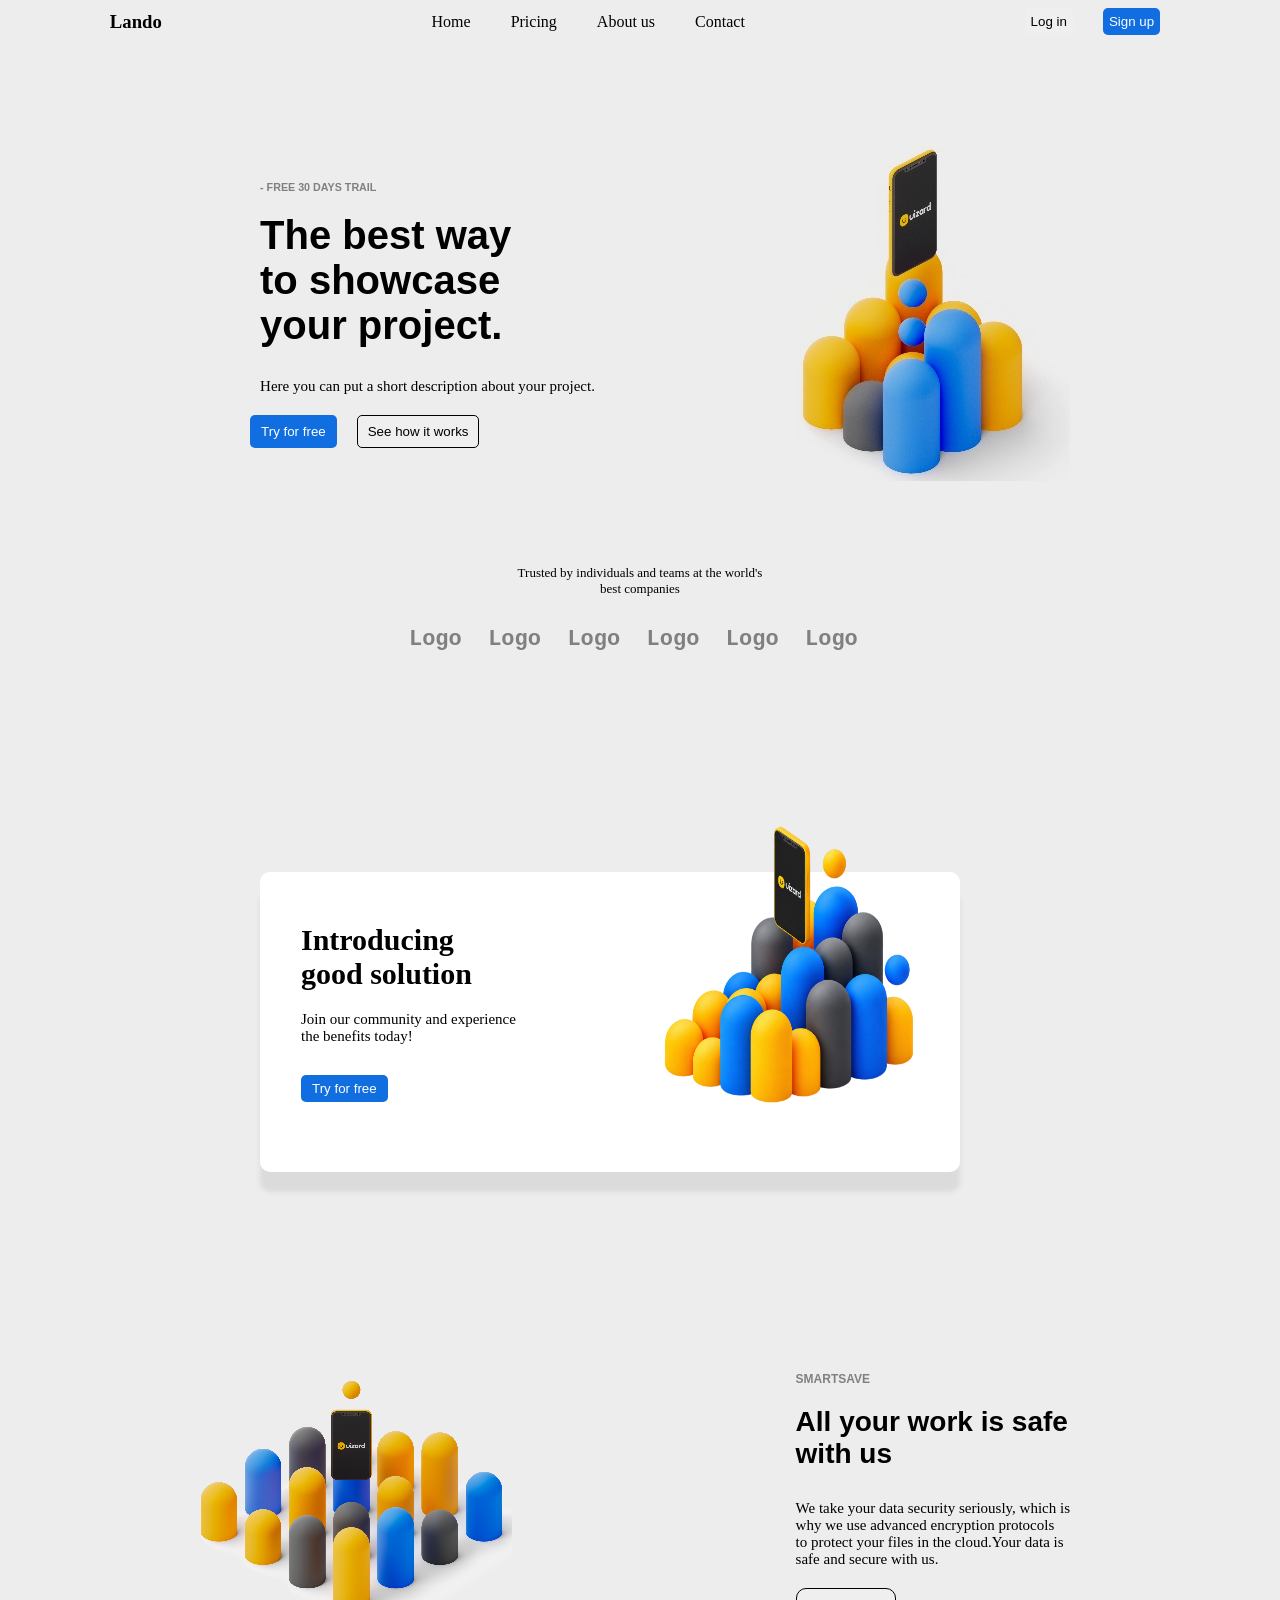
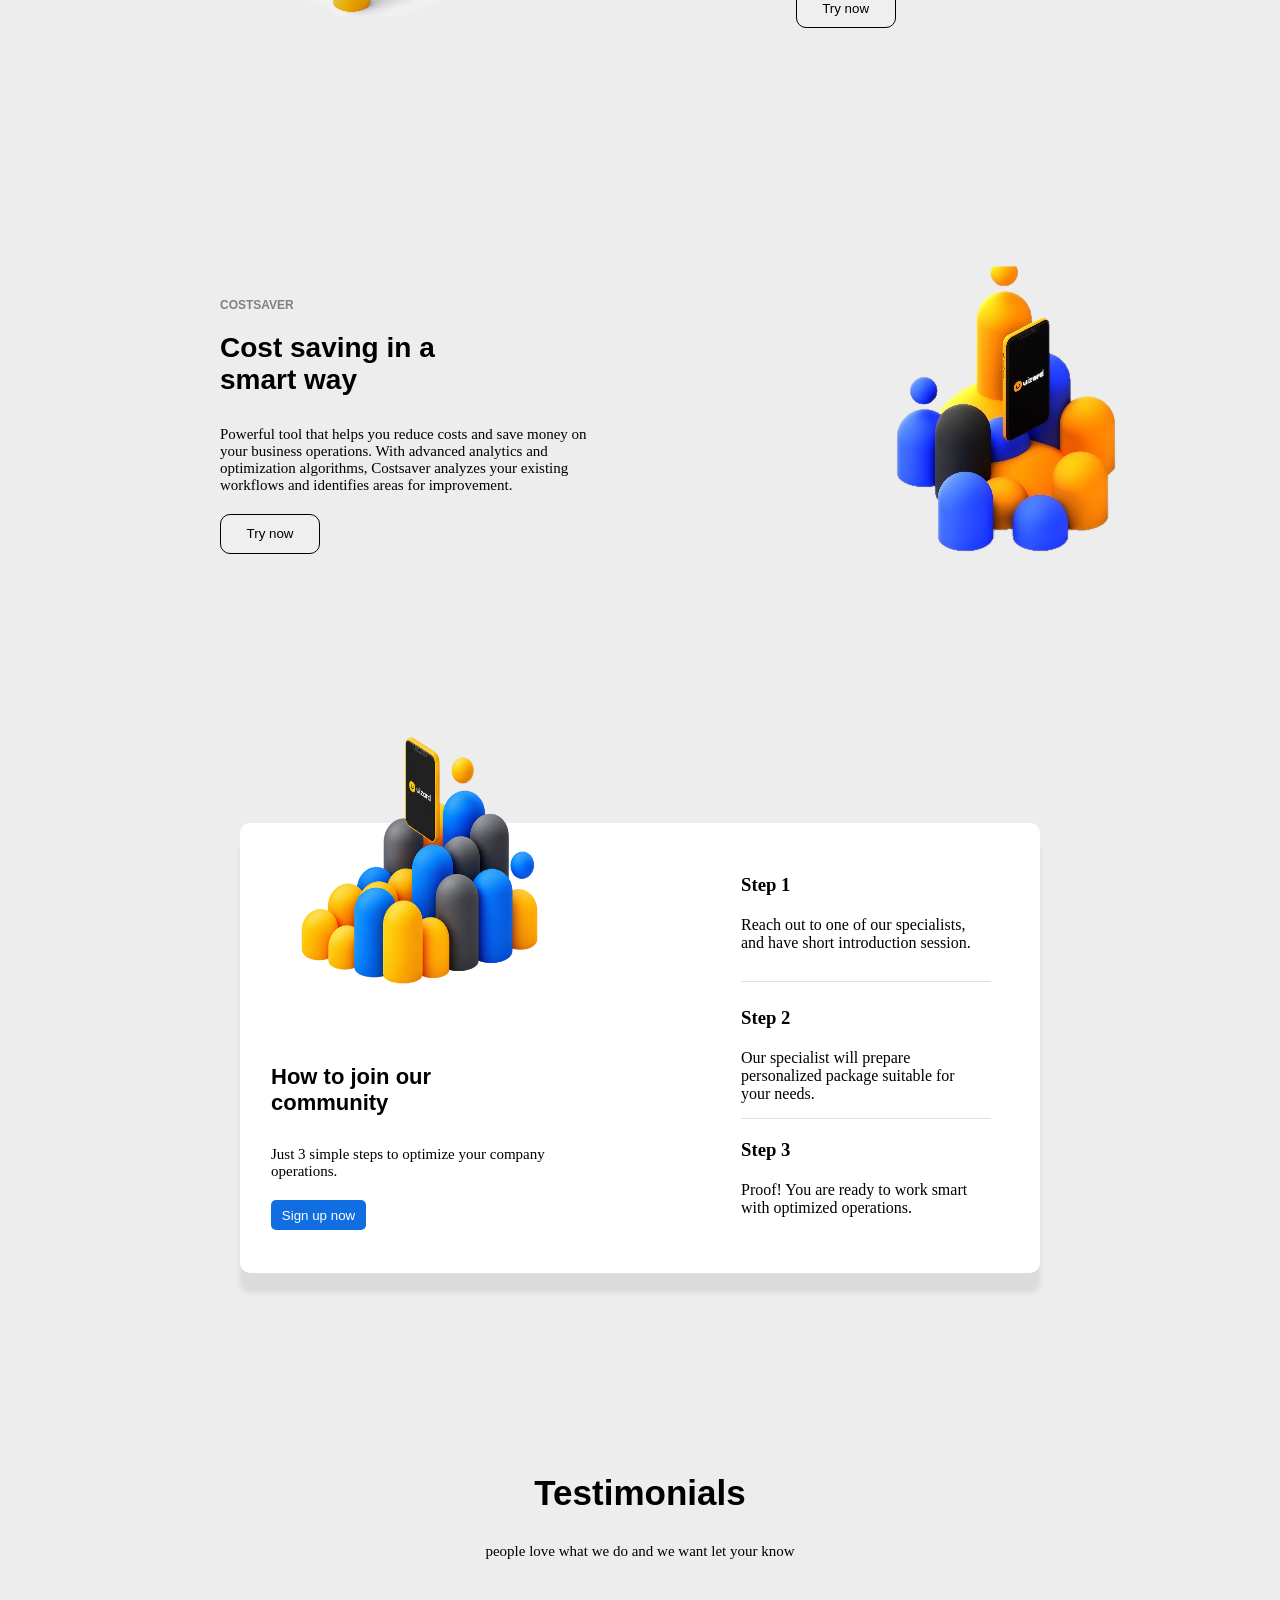
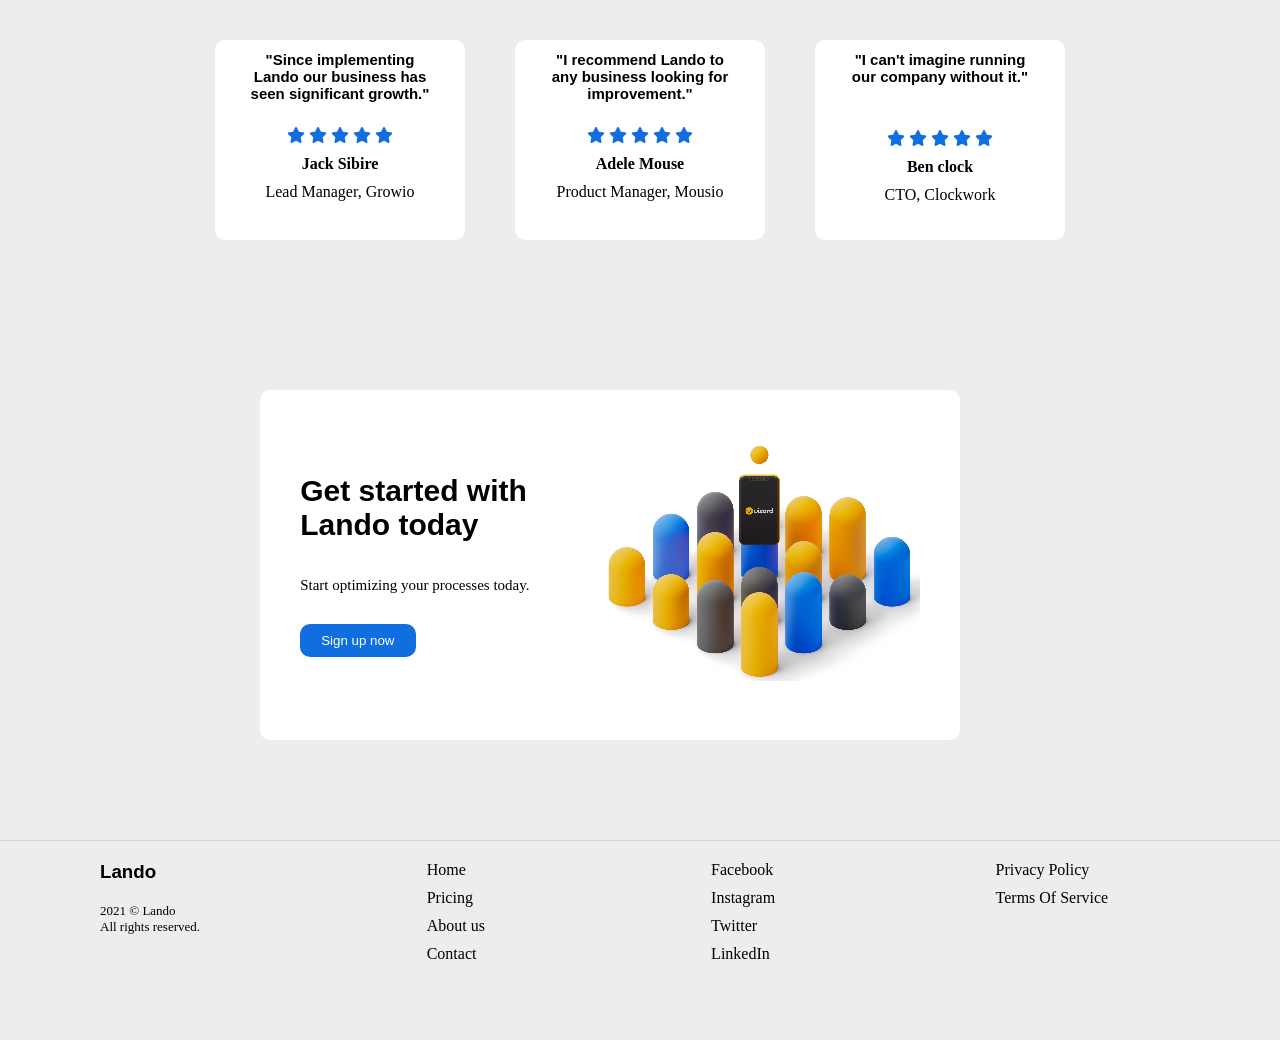
<file: index.html>
<!DOCTYPE html>
<html>

<head>
    <title>Lando</title>
    <meta charset="UTF-8">
    <meta name="viewport" content="width=device-width,initial-scale=1.0">
    <link rel="stylesheet" href="./styles/style.css">
    <link rel="stylesheet" href="https://cdnjs.cloudflare.com/ajax/libs/font-awesome/6.5.2/css/all.min.css">
</head>

<body>
    <header>
        <div class="lando">
        <h3>Lando</h3>
        </div>
        <!-- navigation bar -->
        <nav class="nav-bar">
            <a href="index.html" class="active">Home</a>
            <a href="pricing.html">Pricing</a>
            <a href="about.html">About us</a>
            <a href="contact.html">Contact</a>
        </nav>
        <div class="btn">
        <button class="login">Log in</button>
        <button class="signup">Sign up</button>
    </div> 
    </header>

    <!-- First slide -->
     <main>
        <section class="home">
        <div class="hero">
            <h6>- FREE 30 DAYS TRAIL</h6>
            <h1>
                The best way<br>
                to showcase<br>
                your project.
            </h1>
            <p>Here you can put a short description about your project.</p>
            <div class="btn-1">
            <button class="first">Try for free</button>
            <button class="second">See how it works</button>
            </div>
        </div>
        <div class="la-1">
        <img src="./assets/lando 1.png"> 
        </div>
        </section>
        <div class="info">
                <p>Trusted by individuals and teams at the world's<br>
                best companies
            <pre>Logo  Logo  Logo  Logo  Logo  Logo </pre>
        </div>
    
    <!-- second slide -->
    <section class="home-2">
        <div class="container">
            <h2>Introducing<br>
                good solution
            </h2>
                <p>Join our community and experience<br>
                the benefits today!</p>
            <button>Try for free</button>
        </div>
        <div class="img">
            <img src="./assets/lando 2.png">
        </div>
    </section>
    <!-- Third slide -->
    <section class="home-3">
        <div class="img-1">
            <img src="./assets/lando 3.png">
        </div>
        <div class="info-1">
            <h6> SMARTSAVE </h6>
            <h2> All your work is safe<br>
                 with us</h2>
            <p>
                We take your data security seriously, which is <br>
                why we use advanced encryption protocols<br>
                to protect your files in the cloud.Your data is<br>
                safe and secure with us.<br>
            </p>
            <button class="btn-2"> Try now</button>
        </div>
    </section>

    <!-- fourth slide -->
    <section class="home-4">
        <div class="info-2">
            <h6> COSTSAVER </h6>
            <h2> Cost saving in a<br>
                 smart way</h2>
            <p>
                Powerful tool that helps you reduce costs and save money on<br>
                your business operations. With advanced analytics and<br>
                optimization algorithms, Costsaver analyzes your existing<br>
                workflows and identifies areas for improvement.
            </p>
            <button class="btn-3"> Try now</button>
        </div>
        <div class="img-3">
        <img src="./assets/lando 4.png">
    </div>
    </section>
    <!-- fifth slide -->
    <section class="home-5">
        <div class="container-2">
            <img src="./assets/lando 2.png">
            <h2>How to join our<br>
                community</h2>
            <p>Just 3 simple steps to optimize your company<br>
                operations.</p>
            <button class="btn-4">Sign up now</button>
        </div>

        <div class="steps">
            <div class="step-1">
                <h3>Step 1</h3>
                <p>Reach out to one of our specialists,<br>
                    and have short introduction session.</p>
            </div>
            <div class="step-2">
                <h3>Step 2</h3>
                <p>Our specialist will prepare<br>
                    personalized package suitable for<br>
                    your needs.</p>
            </div>
            <div class="step-3">
                <h3>Step 3</h3>
                <p>Proof! You are ready to work smart<br>
                    with optimized operations.</p>

            </div>
        </div>

    </section>
    <!-- sixth slide -->
    <section class="home-6">
        <div class="info-3">
            <h2>Testimonials</h2>
            <p>people love what we do and we want let your know</p>
        </div>
        <div class="boxes">
            <div class="box-1">
                <h3>"Since implementing<br>
                    Lando our business has<br>
                    seen significant growth."</h3>
                <i class="fa-solid fa-star" style="color:#116ee0"></i>
                <i class="fa-solid fa-star" style="color:#116ee0"></i>
                <i class="fa-solid fa-star" style="color:#116ee0"></i>
                <i class="fa-solid fa-star" style="color:#116ee0"></i>
                <i class="fa-solid fa-star" style="color:#116ee0"></i>
                <h4>Jack Sibire</h4>
                <p>Lead Manager, Growio</p>
            </div>
            <div class="box-2">
                <h3>"I recommend Lando to<br>
                    any business looking for<br>
                    improvement."</h3>
                <i class="fa-solid fa-star" style="color:#116ee0"></i>
                <i class="fa-solid fa-star" style="color:#116ee0"></i>
                <i class="fa-solid fa-star" style="color:#116ee0"></i>
                <i class="fa-solid fa-star" style="color:#116ee0"></i>
                <i class="fa-solid fa-star" style="color:#116ee0"></i>
                <h4>Adele Mouse</h4>
                <p>Product Manager, Mousio</p>
            </div>
            <div class="box-3">
                <h3>"I can't imagine running<br>
                    our company without it."</h3>
                <i class="fa-solid fa-star" style="color:#116ee0"></i>
                <i class="fa-solid fa-star" style="color:#116ee0"></i>
                <i class="fa-solid fa-star" style="color:#116ee0"></i>
                <i class="fa-solid fa-star" style="color:#116ee0"></i>
                <i class="fa-solid fa-star" style="color:#116ee0"></i>
                <h4>Ben clock</h4>
                <p>CTO, Clockwork</p>
            </div>
        </div>
    </section>
    <!-- seventh slide -->
    <section class="home-7">
        <div class="info-5">
            <h2>Get started with<br>
                Lando today</h2>
            <p> Start optimizing your processes today.</p>
            <button class="btn-5">Sign up now</button>
        </div>
        <div class="img-5">
            <img src="./assets/lando 3.png">
        </div>
    </section>
</main>
    <footer class="footer">
        <div class="info-6">
            <h3>Lando</h3>
            <p>2021 &copy; Lando<br>
                All rights reserved.</p>
        </div>
        <div class="footer-links">
            <a href="#">Home</a>
            <a href="#" >Pricing</a>
            <a href="#" >About us</a>
            <a href="#" >Contact</a>
        </div>
        <div class="footer-links">
            <a href="#">Facebook</a>
            <a href="#">Instagram</a>
            <a href="#">Twitter</a>
            <a href="#">LinkedIn</a>
        </div>
        <div class="footer-links">
            <a href="#">Privacy Policy</a>
            <a href="#">Terms Of Service</a>
        </div>
       
    </footer>
</section>
</body>
</html>
</file>
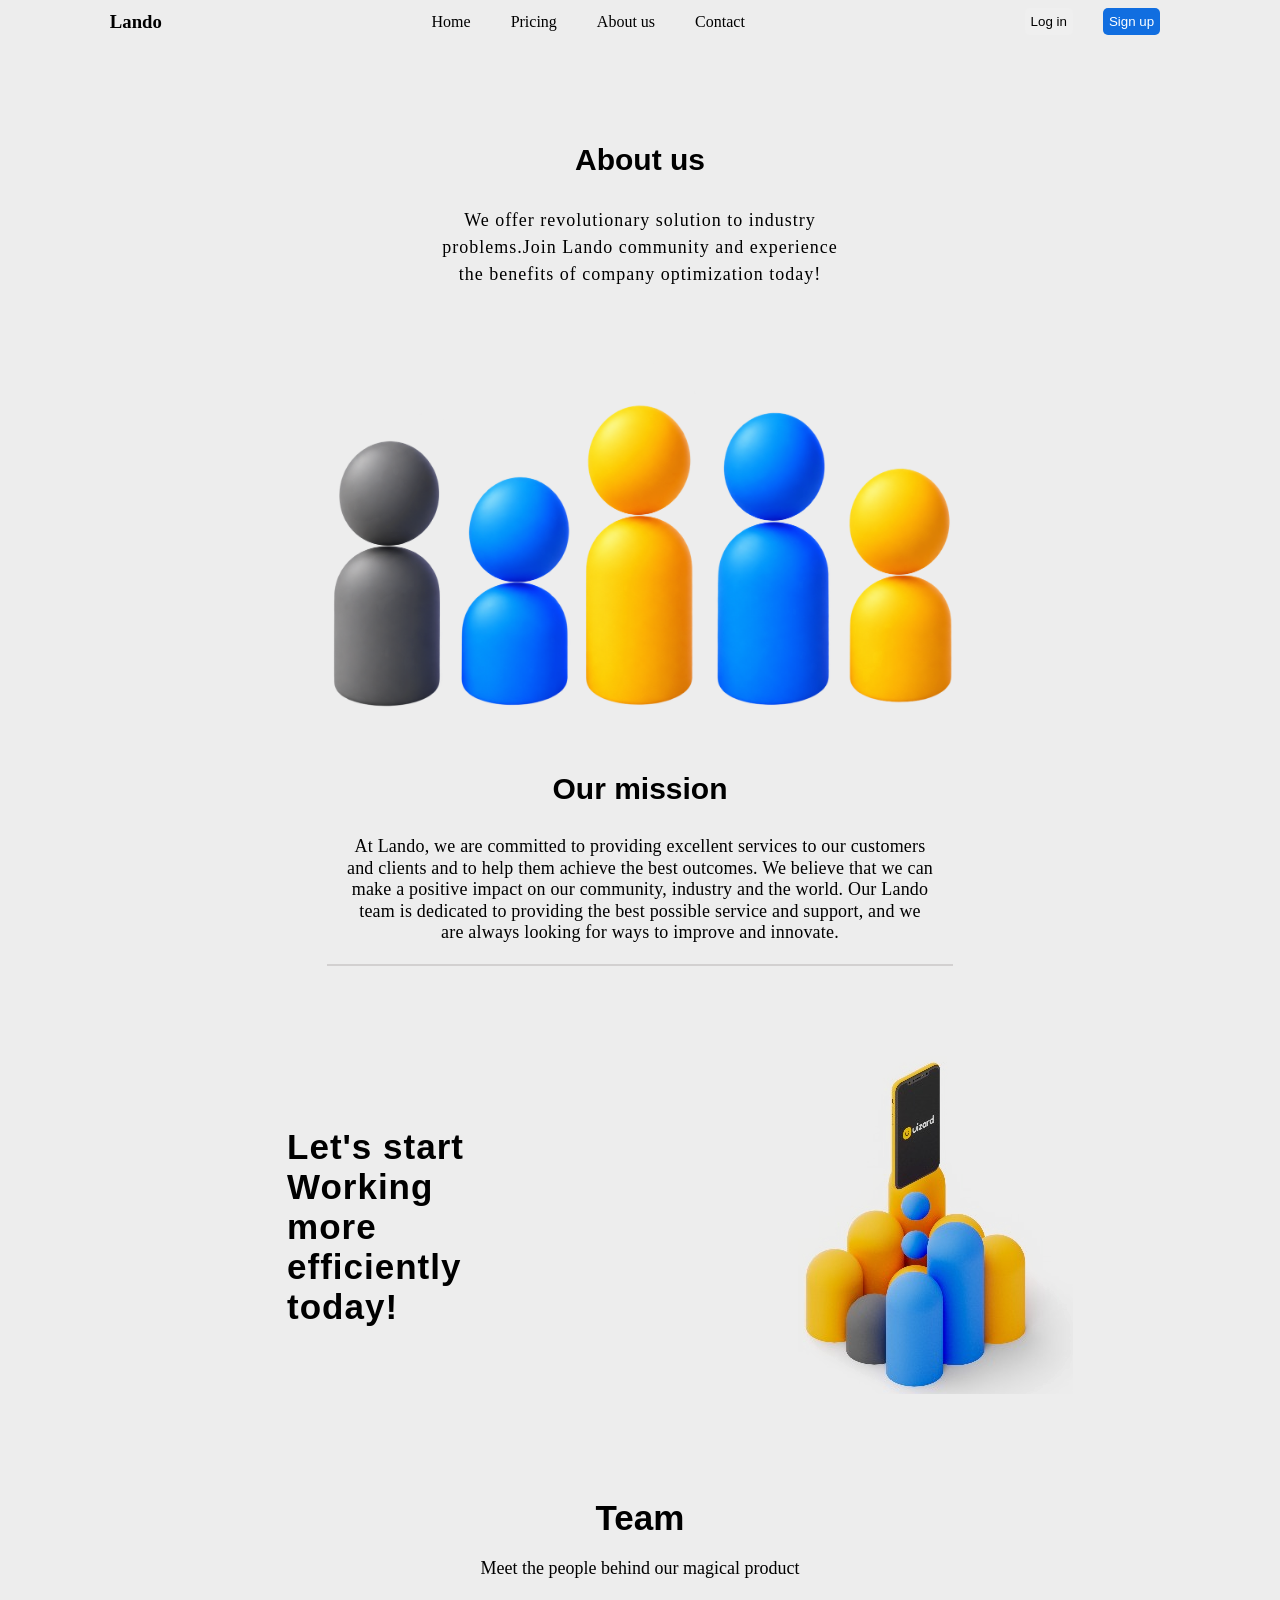
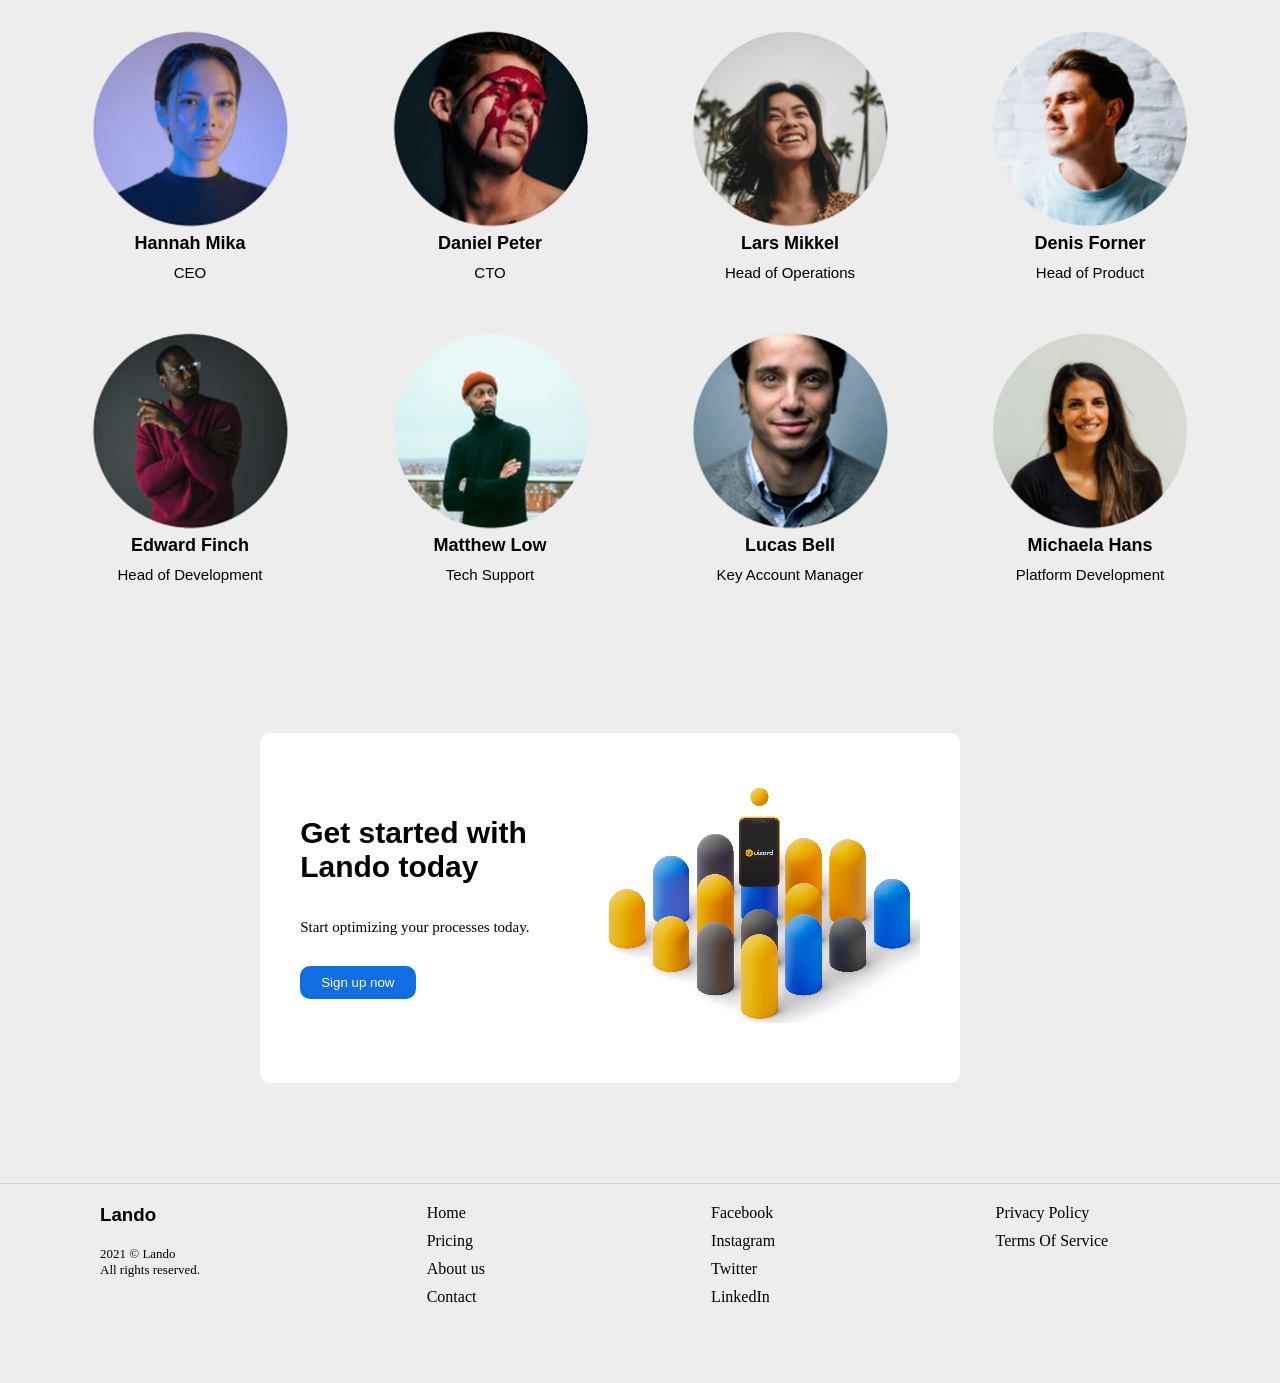
<file: about.html>
<!DOCTYPE html>
<html>

<head>
    <title>Lando</title>
    <meta charset="UTF-8">
    <meta name="viewport" content="width=device-width,initial-scale=1.0">
    <link rel="stylesheet" href="./styles/style.css">
    <link rel="stylesheet" href="./styles/about.css">
    <link rel="stylesheet" href="https://cdnjs.cloudflare.com/ajax/libs/font-awesome/6.5.2/css/all.min.css">
</head>

<body>
    <!-- header -->
    <header>
        <h3>Lando</h3>
        <!-- navigation bar -->
        <nav class="nav-bar">
            <a href="index.html">Home</a>
            <a href="pricing.html">Pricing</a>
            <a href="about.html" class="active">About us</a>
            <a href="contact.html">Contact</a>
        </nav>
        <div class="btn">
            <button class="login">Log in</button>
            <button class="signup">Sign up</button>
        </div>
    </header>
    <main>
        <!-- aboutpage 1 -->
        <section class="about-content">
            <div class="about1">
                <h2>About us</h2>
                <p>We offer revolutionary solution to industry<br>
                problems.Join Lando community and experience<br>
                   the benefits of company optimization today!</p>
            </div>
            <div class="abt-img1">
                <img src="./assets/lando abt.png">
            </div>
            <div class="about2">
                <h2>Our mission</h2>
                <p>At Lando, we are committed to providing excellent services to our customers<br>
                   and clients and to help them achieve the best outcomes. We believe that we can<br>
                   make a positive impact on our community, industry and the world. Our Lando <br>
                   team is dedicated to providing the best possible service and support, and we<br>
                    are always looking for ways to improve and innovate.</p>
            </div>
        </section>
        <!-- aboutpage 2 -->
           <section class="about-content-2">
            <div class="about-3">
                <h2> Let's start<br>
                     Working<br>
                     more<br>
                     efficiently<br>
                     today!</h2>
            </div>
            <div class="abt-img2">
                <img src="./assets/lando 1.png">
            </div>

        </section>
        <!-- aboutpage 3 -->
         <section class="about-content-3">
            <div class="teams">
                <h3>Team</h3>
                <p>Meet the people behind our magical product</p>
            </div>
            <div class="team-img">
                <div class="teamimg-1">
                <img src="./assets/Hannah_Mika.png">
                <h4>Hannah Mika</h4>
                <p>CEO</p>
                </div>
                <div class="teamimg-2">
                <img src="./assets/Daniel_Peter.png">
                <h4>Daniel Peter</h4>
                <p>CTO</p>
                </div>
                <div class="teamimg-3">
                <img src="./assets/Lars_Mikkel.png">
                <h4>Lars Mikkel</h4>
                <p>Head of Operations</p>
                </div>
                <div class="teamimg-4">
                <img src="./assets/Denis_Forner.png">
                <h4>Denis Forner</h4>
                <p>Head of Product</p>
                </div>
                <div class="teamimg-5">
                <img src="./assets/Edward_Finch.png">
                <h4>Edward Finch</h4>
                <p>Head of Development</p>
                </div>
                <div class="teamimg-6">
                <img src="./assets/Matthew_Low.png">
                <h4>Matthew Low</h4>
                <p>Tech Support</p>
                </div>
                <div class="teamimg-7">
                <img src="./assets/Lucas_Bell.png">
                <h4>Lucas Bell</h4>
                <p>Key Account Manager</p>
                </div>
                <div class="teamimg-8">
                <img src="./assets/Michaela_Hans.png">
                <h4>Michaela Hans</h4>
                <p>Platform Development</p>
                </div>
                </div>
        </section>
        <!-- aboutpage 4 -->
         <section class="about-content-4">
            <div class="abt-sub">
              <h2>Get started with<br>
                Lando today</h2>
              <p> Start optimizing your processes today.</p>
              <button class="abt-btn">Sign up now</button>
            </div>
            <div class="abt-img3">
              <img src="./assets/lando 3.png">
            </div>
        </section>
       
     
    </main>
     <footer class="footer">
        <div class="info-6">
            <h3>Lando</h3>
            <p>2021 &copy; Lando<br>
                All rights reserved.</p>
        </div>
        <div class="footer-links">
            <a href="#">Home</a>
            <a href="#" >Pricing</a>
            <a href="#" >About us</a>
            <a href="#" >Contact</a>
        </div>
        <div class="footer-links">
            <a href="#">Facebook</a>
            <a href="#">Instagram</a>
            <a href="#">Twitter</a>
            <a href="#">LinkedIn</a>
        </div>
        <div class="footer-links">
            <a href="#">Privacy Policy</a>
            <a href="#">Terms Of Service</a>
        </div>
       
    </footer>
</file>
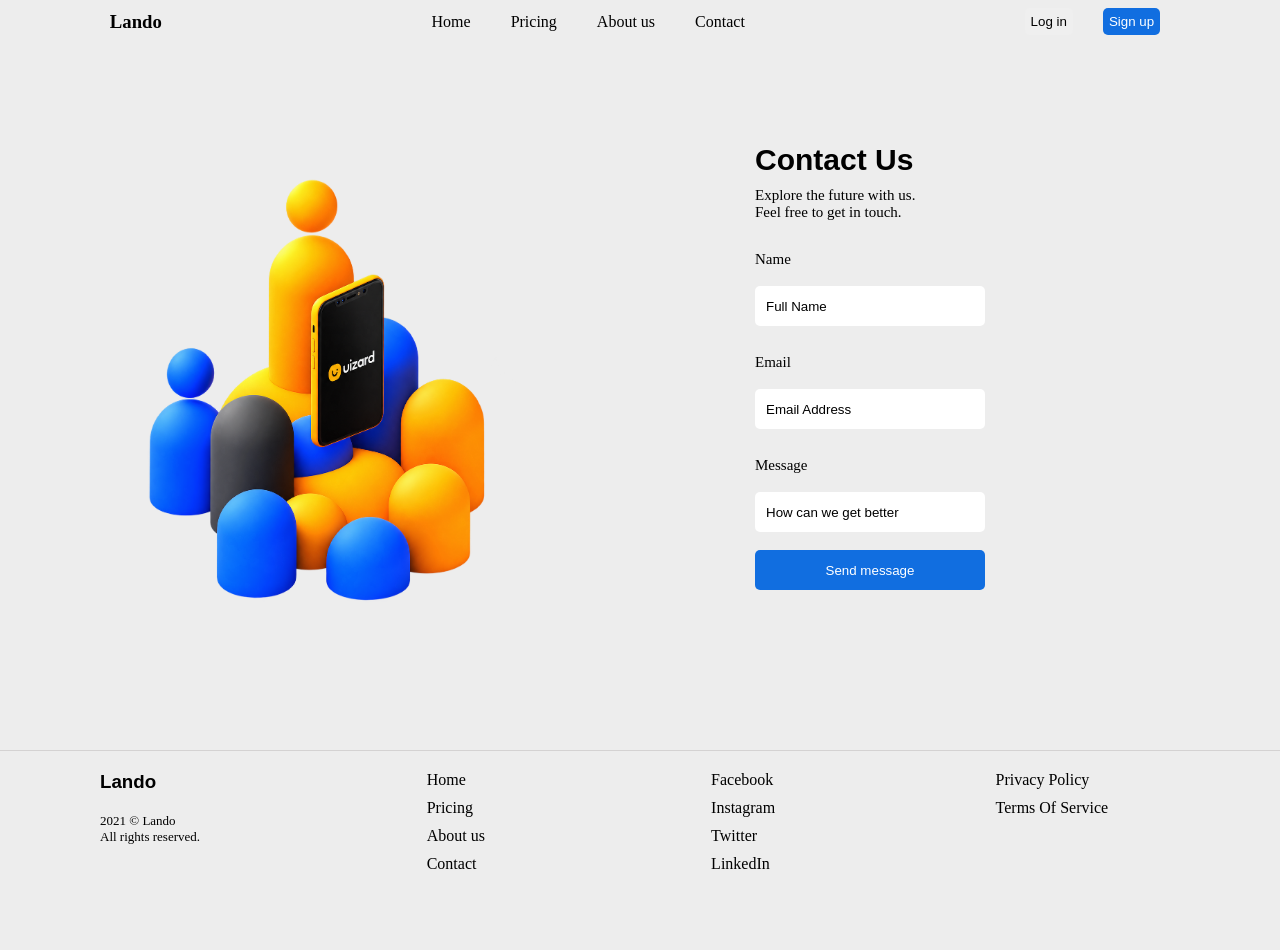
<file: contact.html>
<!DOCTYPE html>
<html>

<head>
    <title>Lando</title>
    <meta charset="UTF-8">
    <meta name="viewport" content="width=device-width,initial-scale=1.0">
    <link rel="stylesheet" href="./styles/style.css">
    <link rel="stylesheet" href="./styles/contact.css">
    <link rel="stylesheet" href="https://cdnjs.cloudflare.com/ajax/libs/font-awesome/6.5.2/css/all.min.css">
</head>

<body>
    <!-- header -->
    <header>
        <h3>Lando</h3>
        <!-- navigation bar -->
        <nav class="nav-bar">
            <a href="index.html">Home</a>
            <a href="pricing.html">Pricing</a>
            <a href="about.html">About us</a>
            <a href="contact.html" class="active">Contact</a>
        </nav>
        <div class="btn">
            <button class="login">Log in</button>
            <button class="signup">Sign up</button>
        </div>
    </header>
    <main>
        <section class="contact-page">
            <div class="page1">
                <img src="assets/lando contact.png">
            </div>
            <div class="page2">
                <h2>Contact Us</h2>
                <p>Explore the future with us.<br>
                    Feel free to get in touch.</p>
                <form class="contact-form">
                    <label>Name</label><br>
                    <input type="text" placeholder="Full Name"><br>
                    <label>Email</label><br>
                    <input type="email" placeholder="Email Address"><br>
                    <label>Message</label><br>
                    <input type="text" placeholder="How can we get better"><br>
                    <div class="submit">
                    <input type="submit" value="Send message">
                    </div>
                </form>
            </div>
        </section>
    </main>
    <footer class="footer">
        <div class="info-6">
            <h3>Lando</h3>
            <p>2021 &copy; Lando<br>
                All rights reserved.</p>
        </div>
        <div class="footer-links">
            <a href="#">Home</a>
            <a href="#">Pricing</a>
            <a href="#">About us</a>
            <a href="#">Contact</a>
        </div>
        <div class="footer-links">
            <a href="#">Facebook</a>
            <a href="#">Instagram</a>
            <a href="#">Twitter</a>
            <a href="#">LinkedIn</a>
        </div>
        <div class="footer-links">
            <a href="#">Privacy Policy</a>
            <a href="#">Terms Of Service</a>
        </div>

    </footer>
</file>
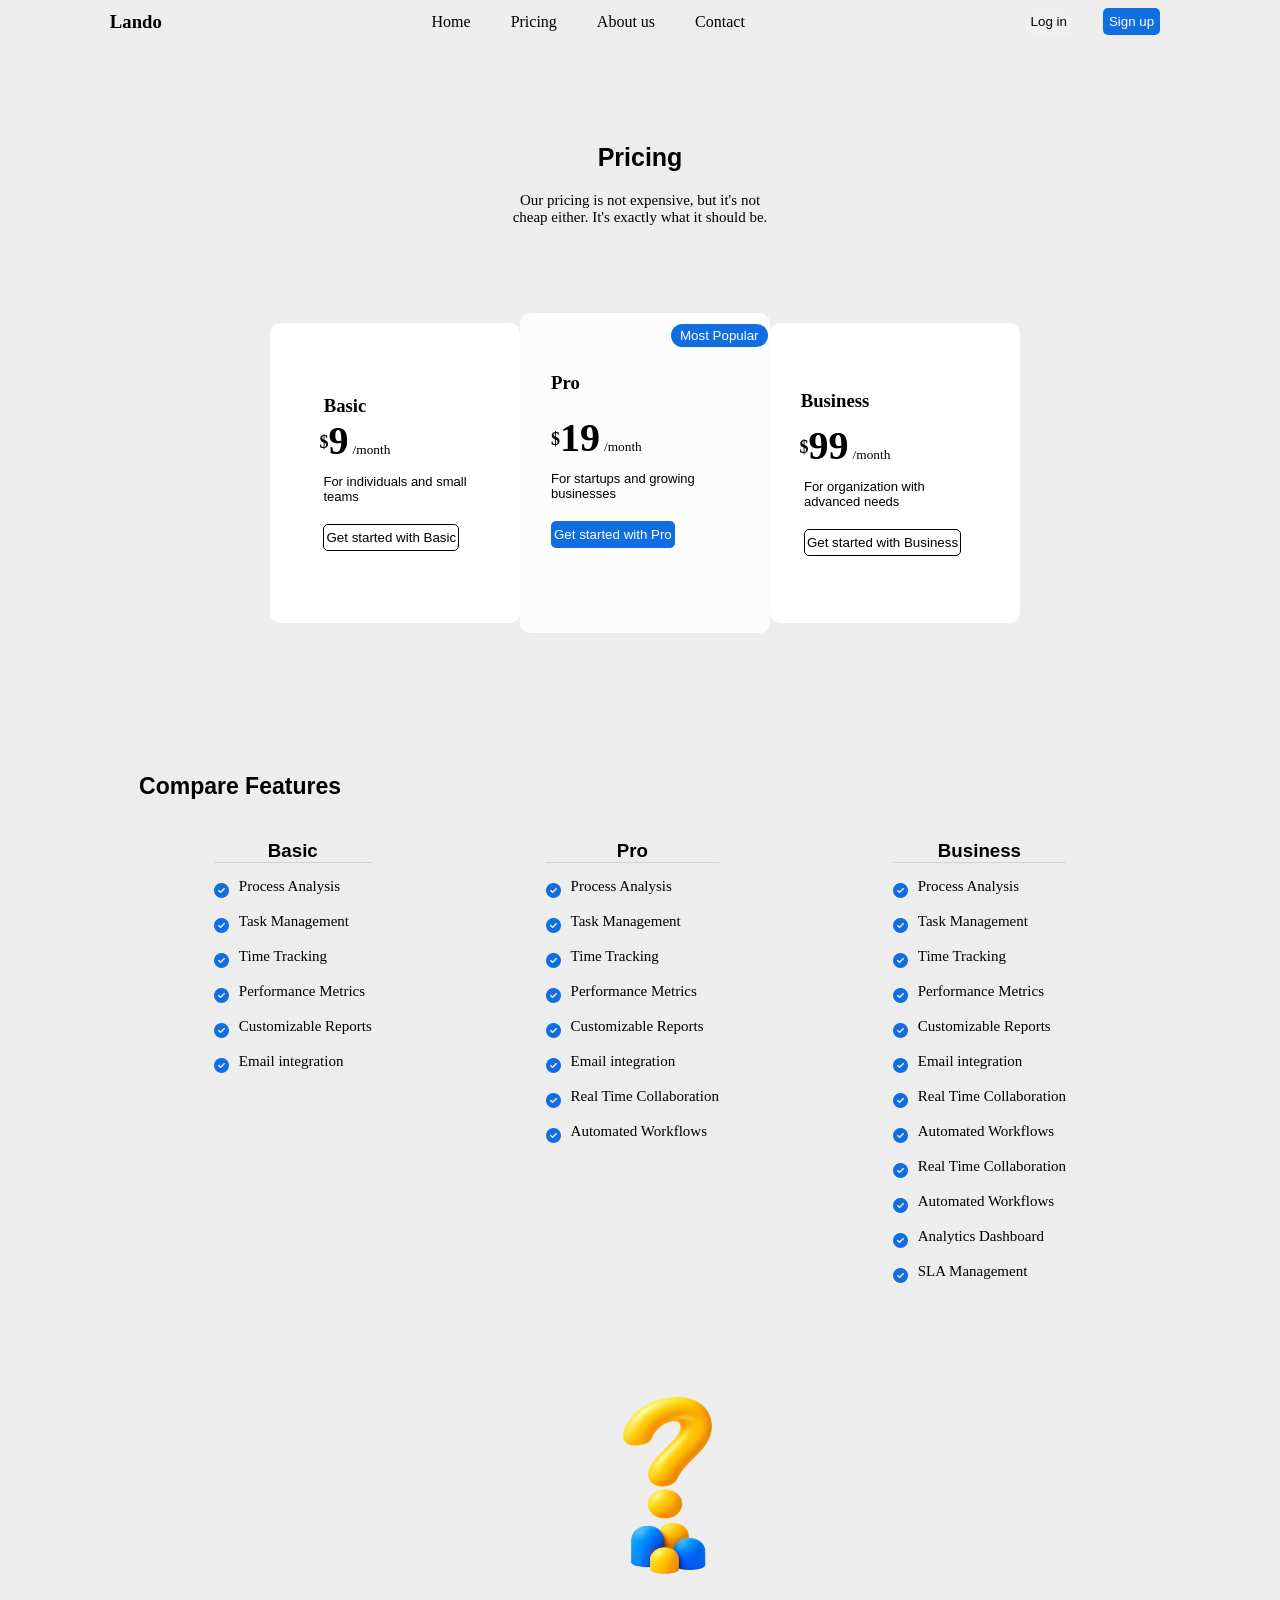
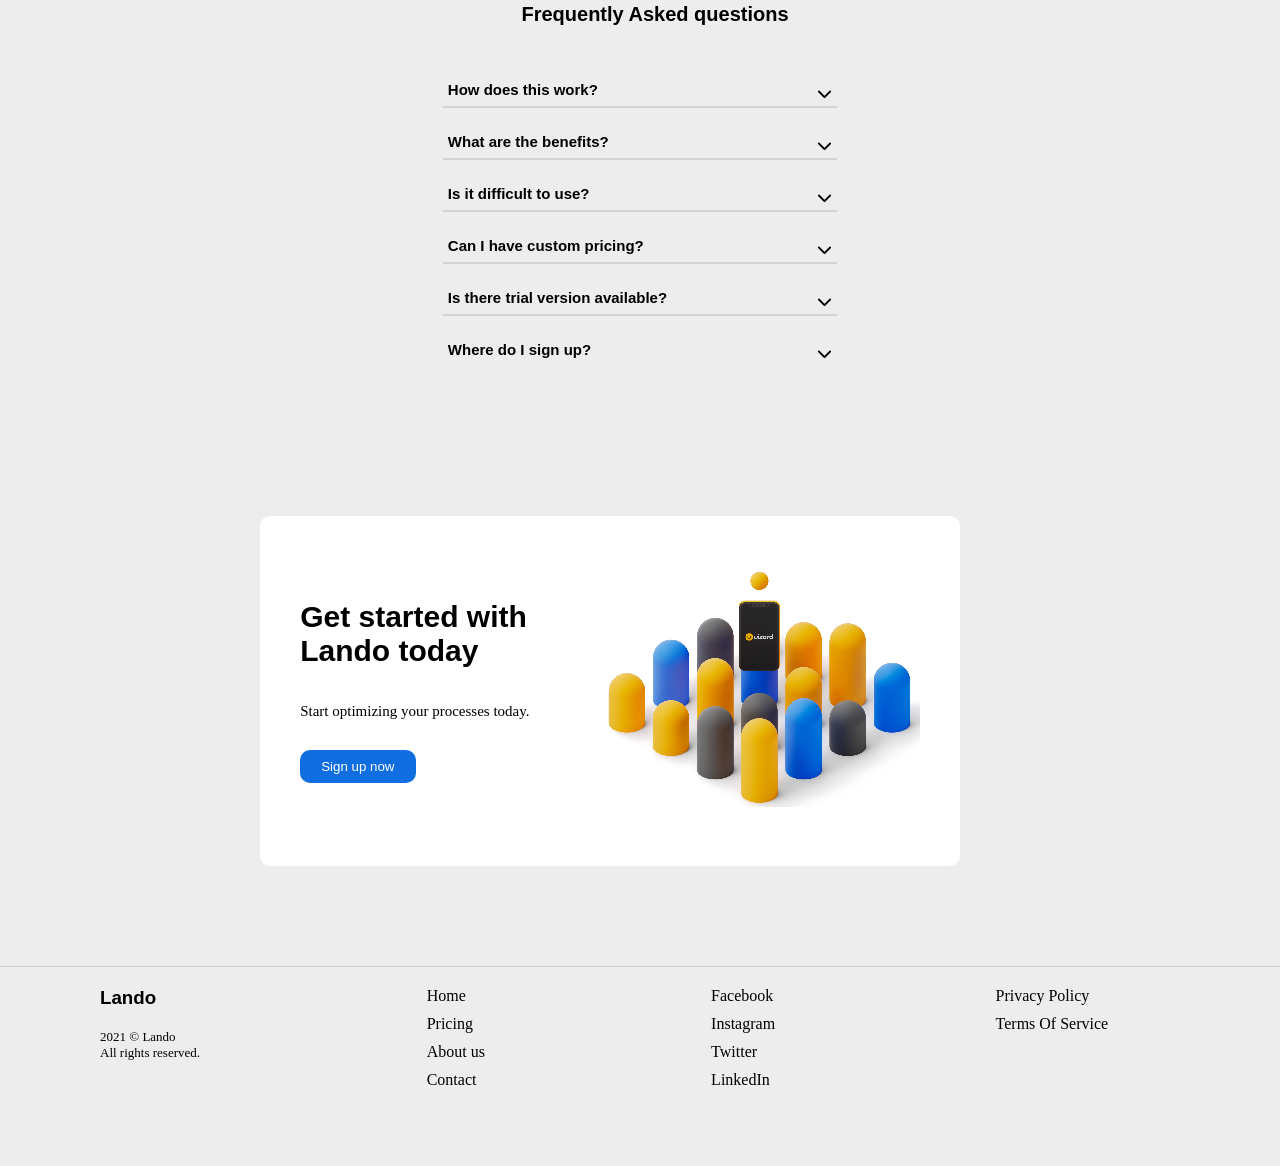
<file: pricing.html>
<!DOCTYPE html>
<html>

<head>
    <title>Lando</title>
    <meta charset="UTF-8">
    <meta name="viewport" content="width=device-width,initial-scale=1.0">
    <link rel="stylesheet" href="./styles/style.css">
    <link rel="stylesheet" href="./styles/price.css">
    <link rel="stylesheet" href="https://cdnjs.cloudflare.com/ajax/libs/font-awesome/6.5.2/css/all.min.css">
</head>

<body>
    <!-- header -->
    <header>
        <h3>Lando</h3>
        <!-- navigation bar -->
        <nav class="nav-bar">
            <a href="index.html">Home</a>
            <a href="pricing.html" class="active">Pricing</a>
            <a href="about.html">About us</a>
            <a href="contact.html">Contact</a>
        </nav>
        <div class="btn">
            <button class="login">Log in</button>
            <button class="signup">Sign up</button>
        </div>
    </header>
    <main>
        <!-- price page-1 -->
        <section class="price-page">
            <div class="content-1">
                <h2>Pricing</h2>
                <p> Our pricing is not expensive, but it's not<br>
                    cheap either. It's exactly what it should be.</p>
            </div>
            <div class="price-boxes">
                <div class="price-box-1">
                    <h3>Basic</h3>
                    <div class="price-1">
                        <sup>$</sup><strong>9</strong>
                        <small>/month</small>
                    </div>
                    <div class="price-1-0">
                        <p>For individuals and small<br>
                            teams</p>
                        <button class="btn-price-1"> Get started with Basic</button>
                    </div>
                </div>
                <div class="price-box-2">
                    <button class="btn-price-2">Most Popular</button>
                    <div class="price-box-20">

                        <h3>Pro</h3>
                        <div class="price-2">
                            <sup>$</sup><strong>19</strong>
                            <small>/month</small>
                        </div>
                        <div class="price-2-0">
                            <p>For startups and growing<br>
                                businesses</p>
                            <button class="btn-price-3">Get started with Pro</button>
                        </div>
                    </div>
                </div>
                <div class="price-box-3">
                    <h3>Business</h3>
                    <div class="price-3">
                        <sup>$</sup><strong>99</strong>
                        <small>/month</small>
                    </div>
                    <div class="price-3-0">
                        <p>For organization with <br>
                            advanced needs</p>
                        <button class="btn-price-4">Get started with Business</button>
                    </div>
                </div>
            </div>
        </section>
        <!-- price page-2 -->
        <section class="price-page-2">
            <h2>Compare Features</h2>
             <div class="features">
            <div class="feature-content">
                <h3>Basic</h3>
                <p><i class="fa-solid fa-circle-check" style="color:#116ee0"></i>Process Analysis</p>
                <p><i class="fa-solid fa-circle-check" style="color:#116ee0"></i>Task Management</p>
                <p><i class="fa-solid fa-circle-check" style="color:#116ee0"></i>Time Tracking</p>
                <p><i class="fa-solid fa-circle-check" style="color:#116ee0"></i>Performance Metrics</p>
                <p><i class="fa-solid fa-circle-check" style="color:#116ee0"></i>Customizable Reports </p>
                <p><i class="fa-solid fa-circle-check" style="color:#116ee0"></i>Email integration</p>
            </div>
            <div class="feature-content">
                <h3>Pro</h3>
                <p><i class="fa-solid fa-circle-check" style="color:#116ee0"></i>Process Analysis</p>
                <p><i class="fa-solid fa-circle-check" style="color:#116ee0"></i>Task Management</p>
                <p><i class="fa-solid fa-circle-check" style="color:#116ee0"></i>Time Tracking</p>
                <p><i class="fa-solid fa-circle-check" style="color:#116ee0"></i>Performance Metrics</p>
                <p><i class="fa-solid fa-circle-check" style="color:#116ee0"></i>Customizable Reports </p>
                <p><i class="fa-solid fa-circle-check" style="color:#116ee0"></i>Email integration</p>
                <p><i class="fa-solid fa-circle-check" style="color:#116ee0"></i>Real Time Collaboration</p>
                <p><i class="fa-solid fa-circle-check" style="color:#116ee0"></i>Automated Workflows</p>
            </div>
            <div class="feature-content">
                <h3>Business</h3>
                <p><i class="fa-solid fa-circle-check" style="color:#116ee0"></i>Process Analysis</p>
                <p><i class="fa-solid fa-circle-check" style="color:#116ee0"></i>Task Management</p>
                <p><i class="fa-solid fa-circle-check" style="color:#116ee0"></i>Time Tracking</p>
                <p><i class="fa-solid fa-circle-check" style="color:#116ee0"></i>Performance Metrics</p>
                <p><i class="fa-solid fa-circle-check" style="color:#116ee0"></i>Customizable Reports </p>
                <p><i class="fa-solid fa-circle-check" style="color:#116ee0"></i>Email integration</p>
                <p><i class="fa-solid fa-circle-check" style="color:#116ee0"></i>Real Time Collaboration</p>
                <p><i class="fa-solid fa-circle-check" style="color:#116ee0"></i>Automated Workflows</p>
                <p><i class="fa-solid fa-circle-check" style="color:#116ee0"></i>Real Time Collaboration</p>
                <p><i class="fa-solid fa-circle-check" style="color:#116ee0"></i>Automated Workflows</p>
                <p><i class="fa-solid fa-circle-check" style="color:#116ee0"></i>Analytics Dashboard</p>
                <p><i class="fa-solid fa-circle-check" style="color:#116ee0"></i>SLA Management</p>
            </div>
            </div>
        </section>
        <!-- price page-3 -->
        <section class="qs">
            <div class="qs-content">
                <img src="assets/lando faq.png">
            <h2>Frequently Asked questions</h2>
            </div>
            <div class="qss">
            <div class="qs1">
                <b>How does this work?</b>
                <i class="fa-solid fa-chevron-down"></i>
            </div>
            <div class="qs2">
                <b>What are the benefits?</b>
                <i class="fa-solid fa-chevron-down"></i>
            </div>
            <div class="qs3">
                <b>Is it difficult to use?</b>
                <i class="fa-solid fa-chevron-down"></i>
            </div>
            <div class="qs4">
                <b>Can I have custom pricing?</b>
                <i class="fa-solid fa-chevron-down"></i>
            </div>
            <div class="qs5">
                <b>Is there trial version available?</b>
                <i class="fa-solid fa-chevron-down"></i>
            </div>
            <div class="qs6">
                <b>Where do I sign up?</b>
                <i class="fa-solid fa-chevron-down"></i>
            </div>
            </div>

        </section>
        <!-- price page -4 -->
        <section class="price-page-3">
            <div class="sub">
            <h2>Get started with<br>
                Lando today</h2>
            <p> Start optimizing your processes today.</p>
            <button class="sub-btn">Sign up now</button>
        </div>
        <div class="sub-img">
            <img src="./assets/lando 3.png">
        </div>
        </section>

    </main>
    <footer class="footer">
        <div class="info-6">
            <h3>Lando</h3>
            <p>2021 &copy; Lando<br>
                All rights reserved.</p>
        </div>
        <div class="footer-links">
            <a href="#">Home</a>
            <a href="#">Pricing</a>
            <a href="#">About us</a>
            <a href="#">Contact</a>
        </div>
        <div class="footer-links">
            <a href="#">Facebook</a>
            <a href="#">Instagram</a>
            <a href="#">Twitter</a>
            <a href="#">LinkedIn</a>
        </div>
        <div class="footer-links">
            <a href="#">Privacy Policy</a>
            <a href="#">Terms Of Service</a>
        </div>

    </footer>
</body>

</html>
</file>
<file: styles/style.css>
* {
    margin: 0;
    padding: 0;
    box-sizing: border-box;
}

html,body {
    scroll-behavior: smooth;
    max-width:100%;
    overflow-x:hidden;

}

body {
    margin: 0;
    background-color:#EDEDED;
}

main {
    max-width:1200px;
    margin:0 auto;
}


/*HEADER*/
header {
    width: 100%;
    display: flex;
    justify-content: space-around;
    align-items: center;
    gap: 50px;
}

.nav-bar {
    display: flex;
    align-items: center;
    justify-content: center;
    gap: 40px;
}

.nav-bar a {
    text-decoration: none;
    color: black;
    cursor: pointer;
    white-space: nowrap;
}

.nav-bar a:hover {
    color: #116ee0;
}

.btn {
    padding: 8px 10px;
    display: flex;
    gap: 30px;
}

.login {
    padding: 5px;
    border: 1px solid transparent;
    border-radius: 5px;
    cursor: pointer;
}

.login:hover {
    color: white;
    background-color: rgb(41, 41, 251);
}

.signup {
    padding: 5px;
    border-radius: 5px;
    border: 1px solid transparent;
    background-color: #116ee0;
    color: white;
    cursor: pointer;
}

.signup:hover {
    color: white;
    background-color: rgb(41, 41, 251);
}


/* slide-1 */
.home {
    display: flex;
    justify-content: center;
    align-items: center;
    flex-wrap: wrap;
    gap: 200px;
    margin-top: 100px;
    margin-left: 50px; 
}

.hero {
    display: flex;
    flex-direction: column;
    gap: 20px;
    justify-content: center;
}

.hero h6 {
    color: gray;
    font-family: sans-serif;
}

.hero h1 {
    font-family: Arial, Helvetica, sans-serif;
    font-size: 40px;
}

.hero p {
    font-family: 'Times New Roman', Times, serif;
    font-size: 15px;
}

.btn-1 {
    display: flex;
    gap: 20px;
    justify-content: start;
    align-items: start;
    margin-left: -10px;
}

.first {
    border-radius: 5px;
    padding: 8px 10px;
    background-color: #116ee0;
    color: white;
    border: 1px solid transparent;
    cursor: pointer;
}

.first:hover {
    color: white;
    background-color: rgb(41, 41, 251);
}

.second {
    border-radius: 5px;
    padding: 8px 10px;
    border: 1px solid black;
    cursor: pointer;
}

.second:hover {
    color: white;
    background-color: rgb(41, 41, 251);
    border: 1px solid transparent;
}

.info {
    display: flex;
    flex-direction: column;
    justify-content: center;
    align-items: center;
    gap: 30px;
    text-align: center;
    padding: 70px;
}

.info p {
    font-family: 'Times New Roman', Times, serif;
    font-size: 13px;
}

.info pre {
    color: gray;
    font-size: 22px;
    font-weight: 600;
}

/* slide-2 */
.home-2 {
    width: 700px;
    height: 300px;
    border: 1px solid transparent;
    border-radius: 10px;
    background-color: white;
    display: flex;
    flex-direction: row;
    justify-content: space-between;
    margin-left: 220px;
    margin-top: 150px;
    box-shadow: 0 20px 5px rgb(220, 219, 219);
}

.home-2 .container h2 {
    margin-top: 50px;
    margin-left: 40px;
    font-family: Georgia, 'Times New Roman', Times, serif;
    font-size: 30px;
}

.home-2 .container p {
    margin-top: 20px;
    margin-left: 40px;
    font-family: 'Times New Roman', Times, serif;
    font-size: 15px;
}

.home-2 button {
    margin-top: 30px;
    margin-left: 40px;
    border: 1px solid transparent;
    border-radius: 5px;
    padding: 5px 10px;
    background-color: #116ee0;
    color: white;
}

.home-2 button:hover {
    color: white;
    background-color: rgb(41, 41, 251);
}

.home-2 img {
    width: 400px;
    height: 280px;
    margin-left: 40px;
    position: relative;
    bottom: 50px;

}

/* slide-3 */
.home-3 {
    display: flex;
    flex-direction: row;
    justify-content: space-between;
    align-items: center;
    margin-top: 200px;
}

.home-3 .img-1 {
    padding-left: 160px;
}

.home-3 .info-1 {
    padding-right: 170px;
    display: flex;
    flex-direction: column;
    gap: 20px;
}

.home-3 .info-1 h6 {
    color: gray;
    font-family: sans-serif;
    font-size: 12px;
}

.home-3 .info-1 h2 {
    font-family: Arial, Helvetica, sans-serif;
    font-size: 28px;
}

.home-3 .info-1 p {
    font-family: 'Times New Roman', Times, serif;
    font-size: 15px;
}

.home-3 button {
    width: 100px;
    height: 40px;
}

.home-3 .info-1 .btn-2 {
    padding: 5px 8px;
    border: 1px solid black;
    border-radius: 10px;
    cursor: pointer;
}

.home-3 .info-1 .btn-2:hover {
    color: white;
    background-color: rgb(41, 41, 225);
    border: 1px solid transparent;
}

/* slide-4 */
.home-4 {
    display: flex;
    flex-direction: row;
    justify-content: space-between;
    align-items: center;
    margin-top: 200px;
}

.info-2 {
    margin-left: 180px;
    display: flex;
    flex-direction: column;
    gap: 20px;
}

.info-2 h6 {
    color: gray;
    font-size: 12px;
    font-family: sans-serif;
}

.info-2 h2 {
    font-family: Arial, Helvetica, sans-serif;
    font-size: 28px;
}

.info-2 p {
    font-family: 'Times New Roman', Times, serif;
    font-size: 15px;
}

.home-4 button {
    width: 100px;
    height: 40px;
}

.info-2 .btn-3 {
    border: 1px solid black;
    border-radius: 10px;
    cursor: pointer;
    padding: 5px 8px;
}

.info-2 .btn-3:hover {
    color: white;
    background-color: rgb(41, 41, 251);
    border: 1px solid transparent;
}

.home-4 .img-3 {
    margin-right: 70px;
}

/* slide-5 */
.home-5 {
    width: 800px;
    height: 450px;
    border: 1px solid transparent;
    border-radius: 10px;
    margin-top: 200px;
    margin-left: 200px;
    background-color: white;
    display: grid;
    grid-template-columns: 300px 300px;
    column-gap: 200px;
    box-shadow: 0 20px 5px rgb(220, 219, 219);
}

.container-2 {
    display: flex;
    flex-direction: column;
    justify-content: flex-start;
    margin-top: 20px;
    gap: 20px;
    margin-left: 30px;
}

.container-2 img {
    width: 380px;
    height: 250px;
    position: relative;
    bottom: 110px;
    right: 70px;
}

.container-2 h2 {
    margin-top: -50px;
    font-family: Arial, Helvetica, sans-serif;
    font-size: 22px;
    font-weight: 700;
}

.container-2 p {
    font-family: 'Times New Roman', Times, serif;
    font-size: 15px;
    width: 450px;

}

.container-2 button {
    width: 95px;
    height: 30px;
}

.container-2 .btn-4 {
    border: 1px solid transparent;
    border-radius: 5px;
    background-color: #116ee0;
    color: white;
    cursor: pointer;
}

.container-2 .btn-4:hover {
    color: white;
    background-color: rgb(41, 41, 251);
    border: 1px solid transparent;
}

.steps {
    margin-right: 50px;
    margin-top: 50px;
    display: grid;
    grid-template-rows: repeat(3, 1fr);
}

.step-1 {
    margin-bottom: 25px;
    border-bottom: 1px solid rgba(161, 156, 156, 0.332);
}

.step-1 h3 {
    margin-bottom: 20px;
}

.step-2 {
    margin-bottom: 20px;
    border-bottom: 1px solid rgba(161, 156, 156, 0.332);
}

.step-2 h3 {
    margin-bottom: 20px;
}

.step-3 h3 {
    margin-bottom: 20px;
}

/* slide-6 */
.home-6 {
    margin-top: 200px;
    display: flex;
    flex-direction: column;
    justify-content: center;
    gap: 30px;
}

.info-3 {
    display: flex;
    flex-direction: column;
    align-items: center;
    gap: 20px;
}

.info-3 h2 {
    font-family: Arial, Helvetica, sans-serif;
    font-size: 35px;
}

.info-3 p {
    font-family: 'Times New Roman', Times, serif;
    font-size: 15px;
}

.boxes {
    display: flex;
    flex-direction: row;
    justify-content: center;
    align-items: center;
    gap: 50px;
    margin-top: 50px;
}

.box-1 {
    width: 250px;
    height: 200px;
    padding: 10px;
    border-radius: 10px;
    border: 1px solid transparent;
    background-color: white;
    text-align: center;
}

.box-2 {
    width: 250px;
    height: 200px;
    padding: 10px;
    border-radius: 10px;
    border: 1px solid transparent;
    background-color: white;
    text-align: center;
}

.box-3 {
    width: 250px;
    height: 200px;
    padding: 10px;
    border-radius: 10px;
    border: 1px solid transparent;
    background-color: white;
    text-align: center;
}

.box-1 h3 {
    margin-bottom: 15px;
    font-family: Arial, Helvetica, sans-serif;
    font-size: 15px;
}

.box-2 h3 {
    margin-bottom: 15px;
    font-family: Arial, Helvetica, sans-serif;
    font-size: 15px;
}

.box-3 h3 {
    margin-bottom: 15px;
    font-family: Arial, Helvetica, sans-serif;
    font-size: 15px;
}

.box-1 i {
    margin-top: 10px;
}

.box-2 i {
    margin-top: 10px;
}

.box-3 i {
    margin-top: 30px;
}

.box-1 h4,
p {
    margin-top: 10px;
}

.box-2 h4,
p {
    margin-top: 10px;
}

.box-3 h4,
p {
    margin-top: 10px;
}

/* slide-7 */
.home-7 {
    display: flex;
    flex-direction: row;
    justify-content: space-around;
    align-items: center;
    margin-top: 150px;
    margin-left: 220px;
    width: 700px;
    height: 350px;
    border: 1px solid transparent;
    background-color: white;
    border-radius: 10px;
}

.info-5 h2 {
    font-family: Arial, Helvetica, sans-serif;
    font-size: 30px;
    margin-bottom: 80px;
}

.info-5 p {
    font-family: 'Times New Roman', Times, serif;
    font-size: 15px;
    margin-top: -45px;
}

.info-5 .btn-5 {
    margin-top: 30px;
    border-radius: 10px;
    padding: 8px 20px;
    background-color: #116ee0;
    color: white;
    border: 1px solid transparent;
    cursor: pointer;
}

.info-5 .btn-5:hover {
    color: white;
    border: 1px solid transparent;
    background-color: rgb(41, 41, 251);
}
/* footer */
.footer {
    width: 100%;
    height: 200px;
    margin-left: 0;
    margin-right:0;
    box-sizing:border-box;
    border-top: 1px solid rgba(161, 156, 156, 0.332);
    margin-top: 100px;
    display: grid;
    grid-template-columns: 3fr 2fr 2fr 2fr;
}

.info-6 {
    display: flex;
    flex-direction: column;
    gap: 10px;
    padding-left: 100px;
    margin-top: 20px;
}

.info-6 h3 {
    font-family: Arial, Helvetica, sans-serif;
}

.info-6 p {
    font-family: 'Times New Roman', Times, serif;
    font-size: 13px;
}

.footer-links {
    display: flex;
    flex-direction: column;
    align-items: flex-start;
    gap: 10px;
    margin-top: 20px;
}

.footer-links a {
    text-decoration: none;
    color: black;
    cursor: pointer;
}

.footer-links a:hover {
    color: #116ee0;
}
/* Mobile */
 @media screen and (max-width:576px){
    header{
        display:flex;
        flex-direction:row;
        gap:10px;
        justify-content: space-between;
        align-items:center;
    }
    .lando{
        font-size:12px;
    }
    .nav-bar{
        width:100%;
        gap:10px;
        justify-content: center;
    }
    .nav-bar a{
        font-size:11px;
    }
    .btn button{
        white-space:nowrap;
        padding:3px;
        margin-left:-20px;
    }
    .login , .signup{
        font-size:8px;
    }
  
    .home{
        width:100%;
        display:flex;
        flex-direction:row;
        flex-wrap:nowrap;
        justify-content:space-between;
        align-items:center; 
        gap:10px;
        margin:40px 30px;
    }
    .hero{
        width:55%;
        min-width:0;
        display:flex;
        flex-direction: column;
        gap:10px;
    }
    .hero h6{
        font-size:9px;
    }
    .hero h1{
        font-size:20px;
    }
    .hero p{
        font-size:6px;
    }
    .btn-1{
        display:flex;
        flex-wrap: wrap;
        gap:5px;
    }
    .btn-1 button{
        padding:3px 3px;
        font-size:7px;
    } 
    .first , .second{
        font-size:7px;
        margin-left:10px;
    }
    .la-1{
        width:45%;
        min-width:0;
        margin:0;
        align-self:center;
        margin-top:-20px;
    }
    .la-1 img{
        width:80%; 
        height:auto;
        display:block;
    }
    .info{
        display:flex;
        flex-direction:column;
        align-items:center;
        margin-top:-70px;
    }
    .info p{
        font-size:8px;
    }
    .info pre{
        font-size:10px;
        margin-top:-20px;
    }
     .home-2 {
        width:90%;
        height:200px;
        min-height:200px;
        margin:30px auto;
        padding:20px 15px;
        box-sizing: border-box;
        display: flex;
        flex-direction: row;
        justify-content: space-between;
        align-items:center;

    }

    .home-2 .container {
        white-space:nowrap;
        display:flex;
        flex-direction:column;
        justify-content: center;
        align-items:start;
    }
    .home-2 .container h2{
        font-size:15px;
        margin-left:-5px;
    }
    .home-2 .container p{
        font-size:10px;
        margin-left:0;
        margin-right:0;
        white-space:nowrap;

    }
    .home-2 .container button{
        font-size:8px;
        padding:1px 2px;
        width:50px;
        height:20px;
        margin-bottom:40px;
        margin-left:-5px;
    }
    .img img {
        width: 150%;
        max-width:500px;
        height:auto;
        margin-left:-30px;
        margin-bottom:30px;
        /* margin: 0 10px; */
    } 
    .home-3{
        width:100%;
        display:flex;
        flex-direction:row;
        justify-content:space-around;
        align-items:center;
        gap:40px;
        margin-left:-150px;
        margin-top:50px; */
    }
    .home-3 .img-1 img{
        width:100px;
        height:auto;
        max-width:500px;
        margin:0 10px;
    }
    .home-3 .info-1{
        white-space:nowrap;
        gap:10px;
    }
    .home-3 .info-1 h6{
        font-size:10px;
    }
    .home-3 .info-1 h2{
        font-size:15px;
    }
    .home-3 .info-1 p{
        font-size:8px;
    }
    .home-3 button{
        width:50px;
        height:20px;
        font-size:10px;
    }
    .home-4{
        width:100%;
        display:flex;
        flex-direction:row;
        justify-content:space-around;
        align-items:center;
        margin-left:-150px;
        margin-top:30px;
    }
    .info-2{
        width:100%;
    }
    .home-4 .info-2{
        white-space:nowrap;
    }
    .home-4 .info-2 h6{
        font-size:10px;
    }
    .home-4 .info-2 h2{
        font-size:15px;
    }
    .home-4 .info-2 p{
        font-size:8px;
        margin-top:-5px;
    }
    .home-4 button{
        width:60px;
        height:20px;
        font-size:10px;
    }
    .home-4 .img-3 img{
        width:100px;
    } 
    .home-5 {
        width:100%;
        height:auto;
        margin: 60px auto;
        padding: 20px; 
        box-sizing: border-box;
        display: grid;
        grid-template-columns: minmax(0, 1fr);
        column-gap: 0;
        row-gap: 25px;
    }
    .container-2 {
        width:300px;
        height:250px;
        margin: 0;
        gap: 15px;
        box-sizing: border-box;
    }
    .container-2 img {
        width: 150px;
        height: 100px;
        margin-top:60px;
        margin-left:30px;
    }
    .container-2 h2 {
        margin-top:-95px;
        font-size: 15px;
    }
    .home-5 .container-2 p {
        font-size:7px;
        flex-wrap:wrap;
    }
    .home-5 button{
        width:fit-content;
        font-size:10px;
        padding:1px 2px;
    }
    .steps { 
        width:100%;
        margin-top:-270px;
        margin-left:150px;
        box-sizing: border-box;
        display: flex;
        flex-direction: column;
    }
    .step-1,
    .step-2,
    .step-3 {
        width: 100%;
        min-width: 0;
        margin: 0 0 30px;
        padding: 0 0 30px;
        box-sizing: border-box;
        overflow-wrap: break-word;
    }
    .step-1,
    .step-2 {
        border-bottom: 1px solid rgba(161, 156, 156, 0.332);
    }

    .step-1 h3,
    .step-2 h3,
    .step-3 h3 {
        margin-top: 0;
        margin-bottom: 10px;
        font-size: 13px;
    }

    .steps p {
        width: 100%;
        max-width: 100%;
        margin: 0;
        font-size: 8px;
    }

    .container-2 h2 {
        font-size: 15px;
        margin-top:-120px;
    }
    .container-2 p {
        font-size: 8px;
        
    } 
    .home-6 {
        margin-top: 80px;
        padding: 0 15px;
        gap: 20px;
    }

    .info-3 {
        text-align: center;
        gap: 10px;
    }

    .info-3 h2 {
        font-size: 28px;
    }

    .info-3 p {
        font-size: 14px;
    }

    .boxes {
        flex-direction: column;
        gap: 20px;
        margin-top: 20px;
    }

    .box-1,
    .box-2,
    .box-3 {
        width: 100%;
        max-width: 300px;
        height: auto;
        min-height: 200px;
        padding: 15px 10px;
        box-sizing: border-box;
    }

    .box-1 h3,
    .box-2 h3,
    .box-3 h3 {
        font-size: 14px;
    }

    .box-1 i,
    .box-2 i,
    .box-3 i {
        margin-top: 10px;
    }

    .box-1 h4,
    .box-2 h4,
    .box-3 h4 {
        margin-top: 10px;
    }
   .home-7 {
        max-width: 90%;
        margin: 30px auto;
        padding: 20px 15px;
        height: auto;
        min-height: 200px;
        box-sizing: border-box;
        display: flex;
        flex-direction: row;
        align-items: center;
        justify-content:space-between;    
     }
    .info-5 h2{
        font-size:15px;
        white-space:nowrap;
    }
    .info-5 p {
        margin-left: 0 ;
        margin-right: 0;
        white-space:nowrap;
        font-size:8px;
    }
    .info-5 button{
        font-size:9px;
        width:80px;
        height:30px;
        white-space:nowrap;
        padding:1px 2px;
    }
    .img-5 img {
        width: 90%;
        max-width: 250px;
        height: auto;
        margin: 0 10px;
    }
    .footer {
        width: 100%;
        display: grid;
        grid-template-columns: repeat(4, minmax(0, 1fr));
        gap: 8px;
        padding: 20px 10px;
        box-sizing: border-box;
        align-items: start;
    }

    .info-6,
    .footer-links {
        min-width: 0;
        margin-top: 0;
    }

    .info-6 h3 {
        font-size: 12px;
        margin-left:-100px;
    }

    .info-6 p{
        font-size:8px;
        margin-left:-100px;
    }
    .footer-links a {
        font-size: 10px;
        margin-right:-35px;

    }

    .footer-links {
        display: flex;
        flex-direction: column;
        align-items: flex-start;
        gap: 10px;
    }
} 

/* TABLET*/

@media screen and (min-width: 576px) and (max-width: 768px) {
    header {
        display: flex;
        flex-direction: row;
        justify-content: space-between;
        align-items: center;
        gap: 10px;
        padding: 10px 20px;
        box-sizing: border-box;
    }

    .lando {
        font-size: 18px;
        white-space: nowrap;
    }

    .nav-bar {
        display: flex;
        width: auto;
        gap: 12px;
        justify-content: center;
        align-items: center;
    }

    .nav-bar a {
        font-size: 12px;
        white-space: nowrap;
    }

    .btn button {
        white-space: nowrap;
        padding: 6px 10px;
        margin-left: 0;
    }

    .login,
    .signup {
        font-size: 11px;
    }
    .home {
        display: flex;
        flex-direction: row;
        flex-wrap: nowrap;
        justify-content: space-between;
        align-items: center;
        gap: 20px;
        margin: 10px 80px;
    }

    .hero {
        width: 55%;
        min-width: 0;
        display: flex;
        flex-direction: column;
        gap: 12px;
    }

    .hero h6 {
        font-size: 12px;
    }

    .hero h1 {
        font-size: 30px;
    }

    .hero p {
        font-size: 12px;
    }

    .btn-1 {
        display: flex;
        flex-wrap: wrap;
        gap: 10px;
    }

    .btn-1 button {
        padding: 7px 10px;
        font-size: 11px;
    }

    .first,
    .second {
        font-size: 11px;
        margin-left: 5px;
    }
    .la-1 img {
        width:250px;
        height:250px;
    }
    .info {
        display: flex;
        flex-direction: column;
        align-items: center;
        margin-top: -30px;
        padding: 0 20px;
    }

    .info p {
        font-size: 12px;
    }

    .info pre {
        max-width: 100%;
        white-space: pre-wrap;
        font-size: 13px;
        margin-top: -10px;
    }
    .home-2 {
        width:600px;
        height:200px;
        margin: 90px 70px;
        padding: 10px;
        box-sizing: border-box;
        display: flex;
        flex-direction: row;
        justify-content: space-between;
        align-items: center;
        gap: 10px;
    }
   .home-2 .container h2 {
        font-size: 22px;
    }

    .home-2 .container p {
        font-size: 12px;
    }

    .home-2 .container button {
        font-size: 12px;
        margin-bottom: 30px;
    }
    .img img {
        width:300px;
        height:200px;
    }
    .home-3 {
        display: flex;
        flex-direction: row;
        justify-content: space-between;
        align-items: center;
        gap: 80px;
        margin: 50px 25px;
    }
    .home-3 .img-1 img {
        width:200px;
        height:150px;
        margin-left:-50px;
    }

    .info-1 {

        white-space:nowrap;
    }

    .info-1 h6 {
        font-size: 12px;
    }

    .info-1 h2 {
        font-size: 22px;
    }

    .info-1 p {
        font-size: 12px;
    }

    .home-3 button {
        width:80px;
        height:30px;
        padding: 7px 12px;
        font-size: 12px;
    }
    .home-4 {
        display: flex;
        flex-direction: row;
        justify-content: space-between;
        align-items: center;
        gap: 25px;
        margin-left:-100px;
    }
    .info-2 h6 {
        font-size: 12px;
    }

    .info-2 h2 {
        font-size: 22px;
    }

    .info-2 p {
        font-size: 15px;
        white-space:nowrap;
    }

    .info-2 button {
        width:70px;
        height:30px;
        padding: 5px 10px;
        font-size: 10px;
    }
    .img-3 img {
        width:350px;
        height:300px;
        margin-left:-50px;
    }
    .home-5 {
        width:600px;
        height:400px;
        margin: 150px 80px;
        padding: 20px;
        box-sizing: border-box;
        display: grid;
        grid-template-columns: minmax(0, 1fr) minmax(0, 1fr);
        column-gap: 25px;
        row-gap: 25px;
    }
    .container-2 img {
        width:300px;
        height:180px;
        margin-top:50px;
    }

    .container-2 h2 {
        font-size: 20px;
        margin-top:-70px;
    }

    .container-2 p,
    .home-5 .container-2 p {
        font-size: 12px;
    }

    .home-5 button {
        width: fit-content;
        font-size: 12px;
        padding: 7px 12px;
    }

    .steps {
        width: 100%;
        min-width: 0;
        margin:30px 0;
        box-sizing: border-box;
        display: flex;
        flex-direction: column;
    } 
    .step-1,
    .step-2,
    .step-3 {
        width: 100%;
        min-width: 0;
        margin: 0 0 20px;
        padding: 0 0 20px;
        box-sizing: border-box;
        overflow-wrap: break-word;
    }

    .step-1,
    .step-2 {
        border-bottom: 1px solid rgba(161, 156, 156, 0.332);
    }

    .step-1 h3,
    .step-2 h3,
    .step-3 h3 {
        margin-top: 0;
        margin-bottom: 10px;
        font-size: 15px;
    }

    .steps p {
        width: 100%;
        max-width: 100%;
        margin: 0;
        font-size: 11px;
    }
    .home-6 {
        margin-top: 60px;
        padding: 0 25px;
        gap: 25px;
        box-sizing: border-box;
    }

    .info-3 {
        text-align: center;
        gap: 12px;
    }

    .info-3 h2 {
        font-size: 30px;
    }

    .info-3 p {
        font-size: 13px;
    }

    .boxes {
        display: flex;
        flex-direction: row;
        flex-wrap: wrap;
        justify-content: center;
        gap: 15px;
        margin-top: 25px;
    }

    .box-1,
    .box-2,
    .box-3 {
        width: calc(50% - 10px);
        max-width: 300px;
        height: auto;
        min-height: 200px;
        padding: 20px 15px;
        box-sizing: border-box;
    }

    .box-1 h3,
    .box-2 h3,
    .box-3 h3 {
        font-size: 16px;
    }

    .box-1 i,
    .box-2 i,
    .box-3 i {
        margin-top: 12px;
    }

    .box-1 h4,
    .box-2 h4,
    .box-3 h4 {
        margin-top: 12px;
    }
    .home-7 {
        width:600px;
        height:280px;
        margin: 40px  80px;
        /* padding: 10px; */
        box-sizing: border-box;
        display: flex;
        flex-direction: row;
        justify-content: space-between;
        align-items: center;
        /* gap: 20px; */
    }

    .info-5 {
      margin-left:30px;
    }

    .info-5 h2 {
        font-size: 22px;
        margin:0 0 30px;
    }

    .info-5 p {
        font-size: 14px;
        margin: 0;
    }

    .info-5 .btn-5 {
        margin: 15px 0 0;
        padding: 8px 12px;
        font-size: 12px;
    }

    /* .img-5 {
        width: 40%;
        min-width: 0;
    } */

    .img-5 img {
        width: 100%;
        max-width: 220px;
        height: auto;
        /* display: block;
        margin: 0; */
    }

    .footer {
        width: 100%;
        display: grid;
        grid-template-columns: repeat(4, minmax(0, 1fr));
        gap: 15px;
        padding: 25px 20px;
        box-sizing: border-box;
        align-items: start;
    }

    .info-6,
    .footer-links {
        min-width: 0;
        margin: 0;
    }

    .info-6 h3 {
        font-size: 14px;
        margin-left: 0;
    }

    .info-6 p {
        font-size: 11px;
        margin-left: 0;
    }

    .footer-links {
        display: flex;
        flex-direction: column;
        align-items: flex-start;
        gap: 10px;
    }

    .footer-links a {
        font-size: 11px;
        margin-right: 0;
    }
}
</file>
<file: styles/about.css>
/* about page 1 */
.about-content {
    display: flex;
    flex-direction: column;
    justify-content: center;
    align-items: center;
    margin-top: 100px;
    gap: 40px;
}

.about1 h2 {
    font-family: Arial, Helvetica, sans-serif;
    font-size: 30px;
    text-align: center;
}

.about1 p {
    font-family: 'Times New Roman', Times, serif;
    font-size: 18px;
    text-align: center;
    padding: 20px;
    letter-spacing: 1px;
    line-height: 1.5;
}

.abt-img1 img {
    width: 700px;
    height: 380px;
}

.about2 h2 {
    font-family: Arial, Helvetica, sans-serif;
    font-size: 30px;
    text-align: center;
}

.about2 p {
    font-family: 'Times New Roman', Times, serif;
    font-size: 18px;
    text-align: center;
    padding: 20px;
    letter-spacing: 0.2px;
    line-height: 1.2;
    border-bottom: 2px solid rgba(161, 156, 156, 0.364);
}

/* aboutpage 2 */
.about-content-2 {
    display: flex;
    flex-direction: row;
    justify-content: space-around;
    align-items: center;
    margin-top: 90px;
    margin-left: 80px;
}

.about-3 h2 {
    font-family: Arial, Helvetica, sans-serif;
    font-size: 35px;
    letter-spacing: 1px;
}

/* aboutpage 3 */
.teams {
    display: flex;
    flex-direction: column;
    justify-content: center;
    align-items: center;
    gap: 10px;
    margin-top: 100px;
}

.teams h3 {
    font-family: Arial, Helvetica, sans-serif;
    font-size: 35px;
}

.teams p {
    font-family: 'Times New Roman', Times, serif;
    font-size: 18px;
}

.team-img img {
    width: 200px;
    height: 200px;
    margin-top: 50px;
    margin-left: 50px;
}

.team-img {
    display: grid;
    grid-template-columns: repeat(4, 1fr);
}

.team-img h4 {
    font-family: 'Trebuchet MS', 'Lucida Sans Unicode', 'Lucida Grande', 'Lucida Sans', Arial, sans-serif;
    font-size: 18px;
    text-align: center;
}

.team-img p {
    font-family: Arial, Helvetica, sans-serif;
    font-size: 15px;
    text-align: center;
}

/* about page 4 */
.about-content-4 {
    display: flex;
    flex-direction: row;
    justify-content: space-around;
    align-items: center;
    margin-top: 150px;
    margin-left: 220px;
    width: 700px;
    height: 350px;
    border: 1px solid transparent;
    background-color: white;
    border-radius: 10px;
}

.abt-sub h2 {
    font-family: Arial, Helvetica, sans-serif;
    font-size: 30px;
    margin-bottom: 80px;
}

.abt-sub p {
    font-family: 'Times New Roman', Times, serif;
    font-size: 15px;
    margin-top: -45px;
}

.abt-sub button.abt-btn {
    margin-top: 30px;
    border-radius: 10px;
    padding: 8px 20px;
    background-color: #116ee0;
    color: white;
    border: 1px solid transparent;
    cursor: pointer;
}

.abt-sub button.abt-btn:hover {
    color: white;
    border: 1px solid transparent;
    background-color: rgb(41, 41, 251);
}

/* Mobile*/
@media screen and (max-width: 576px) {

    .about-content {
        display: flex;
        flex-direction: column;
        justify-content: center;
        align-items: center;
        gap: 10px;
        width: 100%;
        margin-top: 30px;
        padding: 0 15px;
        box-sizing: border-box;
    }

    .about1 h2 {
        font-size: 15px;
    }

    .about2 h2 {
        font-size: 15px;
    }

    .about1 p {
        font-size: 10px;
    }

    .about2 p {
        font-size: 8px;
        white-space: nowrap;
    }

    .abt-img1 img {
        width: 200px;
        height: 150px;
        display: flex;
        justify-content: center;
        align-items: center;
    }

    .about-content-2 {
        display: flex;
        flex-direction: row;
        justify-content: center;
        align-items: center;
        gap: 50px;
    }

    .about-3 h2 {
        font-size: 15px;
        white-space: nowrap;
        margin-left: -50px;
    }

    .abt-img2 img {
        width: 100px;
        height: 150px;
    }

    .teams h3 {
        font-size: 15px;
    }

    .teams p {
        font-size: 10px;
    }
    .team-img {
        display: grid;
        grid-template-columns: repeat(2, minmax(0, 1fr));
        gap: 15px;
        width: 100%;
        box-sizing: border-box;
        margin-left:-40px;
    }
    .team-img img {
        width:130px;
        height: 100px;
    
    } 
    .team-img h4{
        font-size:15px;
        margin-left:70px;
        white-space:nowrap;
    }
    .team-img p{
        font-size:10px;
        margin-left:70px;
        white-space:nowrap;
    }
    .about-content-4{
        max-width: 90%;
        margin: 30px auto;
        padding: 20px 15px;
        height: auto;
        min-height: 200px;
        box-sizing: border-box;
        display:flex;
        flex-direction:row;
        align-items:center;
        justify-content:space-between;
    }
    .abt-sub h2{
        font-size:15px;
        white-space:nowrap;
    }
    .abt-sub p{
        font-size:10px;
        white-space:nowrap;
        margin-left:0;
        margin-right:0;
    }
    .abt-sub button{
        font-size:9px;
        width:80px;
        height:30px;
        white-space:nowrap;
        padding:1px 2px;
    }
    .abt-img3 img{
        width: 90%;
        max-width: 250px;
        height: auto;
        margin: 0 10px;
    }

}


/* talet */
@media only screen and (min-width: 576px) and (max-width: 768px) {

    .about-content {
        display: flex;
        flex-direction: column;
        align-items: center;
        width: 100%;
        margin: 50px auto;
        padding: 0 30px;
        gap: 30px;
        box-sizing: border-box;
    }

    .about1,
    .about2 {
        width: 100%;
        max-width: 750px;
        box-sizing: border-box;
    }

    .about1 h2,
    .about2 h2 {
        font-size: 28px;
        text-align: center;
    }

    .about1 p,
    .about2 p {
        width: 100%;
        padding: 15px 0;
        font-size: 17px;
        text-align: center;
        box-sizing: border-box;
    }

    .abt-img1 img {
        width: 350px;
        height: 250px;
    }
    .about-content-3{
        display:flex;
        flex-direction:column;
        justify-content:center;
        align-items:center;
    }
    .team-img{
        display: grid;
        grid-template-columns: repeat(4,1fr);
    }
    .team-img img{
        width:130px;
        height:150px;
    }
    .about-content-4{
        margin-left:30px;
    }
}
</file>
<file: styles/contact.css>
.contact-page {
width:100%;
margin:0 auto;
display: flex;
flex-direction: row;
justify-content: space-around;
align-items: center;
gap: 100px;
margin-top: 100px;
/* margin-left: 100px; */
}

.page1 img {
width: 450px;
height: 450px;
/* margin-bottom: 50px; */
}

.page2 {
display: flex;
flex-direction: column;
margin-right: 200px;
margin-bottom: 30px;
}

.page2 h2 {
margin-bottom: 50px;
font-family: Arial, Helvetica, sans-serif;
font-size: 30px;
}

.page2 p {
font-family: 'Times New Roman', Times, serif;
font-size: 15px;
font-weight: 400;
margin-top: -40px;
}

.contact-form {
display: flex;
flex-direction: column;
margin-bottom: 30px;
margin-top: 20px;
}

.contact-form label {
font-family: 'Times New Roman', Times, serif;
font-size: 15px;
margin-top: 10px;
}

.contact-form input {
width: 230px;
height: 40px;
border-radius: 5px;
border: 1px solid transparent;
background-color: white;
}

.contact-form input::placeholder {
color: black;
padding-left: 10px;
}

.submit input {
color: white;
background-color: #116ee0;
border: 1px solid transparent;
}
/* MOBILE */
@media screen and (max-width: 575px) {

    .contact-page {
        width: 100%;
        margin: 0 auto;
        margin-top: 30px;
        padding: 15px 10px;
        box-sizing: border-box;

        display: flex;
        flex-direction: row;
        justify-content: space-between;
        align-items: center;
        gap: 10px;
    }

    .page1 {
        width: 42%;
        flex-shrink: 0;
    }

    .page1 img {
        width: 100%;
        height: auto;
        display: block;
        object-fit: contain;
    }

    .page2 {
        width: 58%;
        min-width: 0;
        margin-right: 0;
        margin-bottom: 0;
    }

    .page2 h2 {
        font-size: 22px;
        margin-bottom: 40px;
    }

    .page2 p {
        font-size: 12px;
        line-height: 1.4;
        margin-top: -30px;
    }

    .contact-form {
        width: 100%;
        margin-top: 15px;
        margin-bottom: 0;
    }

    .contact-form label {
        font-size: 12px;
        margin-top: 10px;
        margin-bottom: 5px;
    }

    .contact-form input {
        width: 100%;
        height: 35px;
        padding: 0 8px;
        box-sizing: border-box;
        font-size: 12px;
    }

    .contact-form input::placeholder {
        padding-left: 0;
        font-size: 11px;
    }

    .submit input {
        width: 100%;
        height: 35px;
        font-size: 12px;
        padding: 0;
        margin-top: 8px;
    }
}


/* TABLET*/
@media screen and (min-width: 576px) and (max-width: 768px) {

    .contact-page {
        width: 100%;
        margin: 0 auto;
        margin-top: 50px;
        padding: 20px;
        box-sizing: border-box;

        display: flex;
        flex-direction: row;
        justify-content: space-around;
        align-items: center;
        gap: 25px;
    }

    .page1 {
        width: 45%;
        flex-shrink: 0;
    }

    .page1 img {
        width: 100%;
        max-width: 320px;
        height: auto;
        display: block;
        object-fit: contain;
    }

    .page2 {
        width: 45%;
        min-width: 0;
        margin-right: 0;
        margin-bottom: 0;
    }

    .page2 h2 {
        font-size: 28px;
        margin-bottom: 45px;
    }

    .page2 p {
        font-size: 14px;
        margin-top: -35px;
        line-height: 1.5;
    }

    .contact-form {
        width: 100%;
        margin-top: 20px;
        margin-bottom: 0;
    }

    .contact-form label {
        font-size: 14px;
        margin-top: 12px;
        margin-bottom: 5px;
    }

    .contact-form input {
        width: 100%;
        max-width: 280px;
        height: 40px;
        padding: 0 10px;
        box-sizing: border-box;
    }

    .contact-form input::placeholder {
        padding-left: 0;
    }

    .submit input {
        width: 100%;
        max-width: 280px;
        height: 40px;
        margin-top: 8px;
    }
}
</file>
<file: styles/price.css>
.price-page {
    display: flex;
    flex-direction: column;
    justify-content: center;
    align-items: center;
    margin-top: 100px;
    gap: 10px;
}

.content-1 {
    display: flex;
    text-align: center;
    flex-direction: column;
    gap: 10px;
}

.content-1 h2 {
    font-family: Arial, Helvetica, sans-serif;
    font-size: 25px;
}

.content-1 p {
    font-family: 'Times New Roman', Times, serif;
    font-size: 15px;
}

.price-boxes {
    display: grid;
    grid-template-columns: repeat(3, 1fr);
    gap: 0px;
    margin-top: 100px;
    margin-left: 10px;
}

.price-box-1 {
    width: 250px;
    height: 300px;
    border: 1px solid transparent;
    border-radius: 10px;
    background-color: white;
    margin-top: -13px;
    display:flex;
    flex-direction:column;
    justify-content:center;
    align-items:center;
}
.price-box-1 h3{
    margin-left:-100px;
}
.price-1{
    margin-left:-80px;
}

.price-box-2 {
    width: 250px;
    height: 320px;
    border: 1px solid transparent;
    border-radius: 10px;
    background-color: rgba(255, 255, 255, 0.864);
    margin-top: -23px; 
}

.price-box-20 {
    margin-top: 25px;
    margin-left: 30px;
    display: flex;
    flex-direction: column;
    gap: 20px;
}

.price-box-3 {
    width: 250px;
    height: 300px;
    border: 1px solid transparent;
    border-radius: 10px;
    background-color: white;
    margin-top: -13px; 
    display:flex;
    flex-direction:column;
    justify-content:center;
    align-items:center;
}
.price-box-3 h3{
    margin-left:-120px;
    margin-bottom:10px;
}
.price-3{
    margin-left:-100px;
}
.price-1 sup {
    font-weight: bolder;
    font-size: 18px;
}

.price-2 sup {
    font-weight: bolder;
    font-size: 18px;
}

.price-3 sup {
    font-weight: bolder;
    font-size: 18px;
}

.price-1 strong {
    font-size: 40px;
}

.price-2 strong {
    font-size: 40px;
}

.price-3 strong {
    font-size: 40px;
}

.price-1-0 p {
    margin-top: 10px;
    font-family: Arial, Helvetica, sans-serif;
    font-size: 13px;
}

.price-2-0 p {
    margin-top: -10px;
    font-family: Arial, Helvetica, sans-serif;
    font-size: 13px;
}

.price-3-0 p {
    margin-top: 10px;
    margin-left:-25px;
    font-family: Arial, Helvetica, sans-serif;
    font-size: 13px;
}

.price-1-0 button.btn-price-1 {
    margin-top: 20px;
    padding: 5px 2px;
    border: 1px solid black;
    background-color: white;
    border-radius: 5px;
    cursor: pointer;
}

.price-1-0 button.btn-price-1:hover {
    background-color: rgb(41, 41, 251);
    color: white;
    border: 1px solid transparent;
}

.price-2-0 button.btn-price-3 {
    margin-top: 20px;
    padding: 5px 2px;
    border: 1px solid transparent;
    background-color: #116ee0;
    color: white;
    border-radius: 5px;
    cursor: pointer;
}

.price-2-0 button.btn-price-3:hover {
    background-color: rgb(41, 41, 251);
    color: white;
    border: 1px solid transparent;
}

.price-box-2 button.btn-price-2 {
    margin-left: 150px;
    margin-top: 10px;
    background-color: #116ee0;
    color: white;
    border: 1px solid transparent;
    border-radius: 20px;
    cursor: pointer;
    padding: 3px 8px;
}

.price-3-0 button.btn-price-4 {
    margin-top: 20px;
    margin-left:-25px;
    padding: 5px 2px;
    border: 1px solid black;
    background-color: white;
    border-radius: 5px;
    cursor: pointer;
}

.price-3-0 button.btn-price-4:hover {
    background-color: rgb(41, 41, 251);
    color: white;
    border: 1px solid transparent;
}

/* price-page 2 */
.price-page-2 {
    width: 100%;
    display: flex;
    flex-direction: column;
    justify-content:center;
    align-items: center;
    gap: 30px;
}

.price-page-2 h2 {
    font-family: 'Franklin Gothic Medium', 'Arial Narrow', Arial, sans-serif;
    font-size: 23px;
    margin-right: 800px;
    margin-top: 100px; 
    padding:40px;
}

.features {
    width:100%;
    display:flex;
    justify-content:space-evenly;
}

.features h3 {
    font-family: sans-serif;
    margin: 0;
    margin-top: -30px;
    text-align: center;
    border-bottom: 1px solid rgba(161, 156, 156, 0.332);
}

.features p,
i {
    font-family: 'Times New Roman', Times, serif;
    font-size: 15px;
    padding-top: 5px;
    display: flex;
    gap: 10px;
}

/* price-page-3 */
.qs {
    display: flex;
    flex-direction: column;
    justify-content: center;
    align-items: center;
}

.qs-content {
    display: flex;
    flex-direction: column;
    align-items: center;
    gap: 20px;
}

.qs-content h2 {
    font-family: Arial, Helvetica, sans-serif;
    font-size: 20px;
    margin-left: 30px;
}

.qs-content img {
    width: 150px;
    height: 200px;
    margin-left: 50px;
    margin-top: 100px;

}

.qss {
    display: flex;
    flex-direction: column;
    gap: 20px;
    margin-top: 50px;
}

.qss b {
    font-family: 'Trebuchet MS', 'Lucida Sans Unicode', 'Lucida Grande', 'Lucida Sans', Arial, sans-serif;
    font-size: 15px;
}

.qss i {
    float: right;
    padding-left: 150px;
}

.qs1,
.qs2,
.qs3,
.qs4,
.qs5 {
    border-bottom: 2px solid rgba(161, 156, 156, 0.332);
    padding: 5px;
}

.qs6 {
    padding: 5px;
}

/* price-page 4*/
.price-page-3 {
    display: flex;
    flex-direction: row;
    justify-content: space-around;
    align-items: center;
    margin-top: 150px;
    margin-left: 220px;
    width: 700px;
    height: 350px;
    border: 1px solid transparent;
    background-color: white;
    border-radius: 10px;
}

.sub h2 {
    font-family: Arial, Helvetica, sans-serif;
    font-size: 30px;
    margin-bottom: 80px;
}

.sub p {
    font-family: 'Times New Roman', Times, serif;
    font-size: 15px;
    margin-top: -45px;
}

.sub button.sub-btn {
    margin-top: 30px;
    border-radius: 10px;
    padding: 8px 20px;
    background-color: #116ee0;
    color: white;
    border: 1px solid transparent;
    cursor: pointer;
}

.sub button.sub-btn:hover {
    color: white;
    border: 1px solid transparent;
    background-color: rgb(41, 41, 251);
}
/* MOBILE*/
@media screen and (max-width: 576px) {
    .price-page {
        width: 100%;
        margin-top: 40px;
        padding: 0 15px;
        box-sizing: border-box;
        gap: 15px;
    }

    .content-1 {
        width: 100%;
        align-items: center;
        text-align: center;
        gap: 8px;
    }

    .content-1 h2 {
        font-size: 24px;
        margin: 0;
    }

    .content-1 p {
        font-size: 14px;
        margin: 0;
    }
    .price-boxes {
        margin: 30px auto 0;
        box-sizing: border-box;
        display: grid;
        grid-template-columns: minmax(0, 1fr);
        gap: 20px;
    }

    .price-box-1 {
        width: 100%;
        height: 280px;
        margin: 0;
        padding: 20px;
        box-sizing: border-box;
        display: flex;
        flex-direction: column;
        justify-content: center;
        align-items: center;
    }

    .price-box-1 h3 {
        margin-left:-150px;
    }

    .price-1 {
        margin-left: -120px;
    }

    .price-box-2 {
        width: 100%;
        height: 300px;
        margin: 0;
        padding: 15px;
        box-sizing: border-box;
    }

    .price-box-20 {
        margin: 20px 0 0;
        display: flex;
        flex-direction: column;
        gap: 15px;
    }

    .price-box-3 {
        width: 100%;
        height: 280px;
        margin: 0;
        padding: 20px;
        box-sizing: border-box;
        display: flex;
        flex-direction: column;
        justify-content: center;
        align-items: center;
    }

    .price-box-3 h3 {
        margin-left: -150px;
        margin-bottom: 10px;
    }

    .price-3 {
        margin-left: -120px;
    }

    .price-1 sup,
    .price-2 sup,
    .price-3 sup {
        font-size: 17px;
    }

    .price-1 strong,
    .price-2 strong,
    .price-3 strong {
        font-size: 35px;
    }

    .price-1-0 p,
    .price-2-0 p,
    .price-3-0 p {
        margin: 10px 0;
        font-size: 13px;
        line-height: 1.5;
    }

    .price-1-0 p br,
    .price-2-0 p br,
    .price-3-0 p br {
        display: none;
    } 

    .price-1-0 button.btn-price-1,
    .price-2-0 button.btn-price-3,
    .price-3-0 button.btn-price-4 {
        max-width: 100%;
        margin: 15px 0 0;
        padding: 8px 10px;
        font-size: 12px;
    }

    .price-box-2 button.btn-price-2 {
        margin: 0 auto;
        padding: 5px 10px;
        font-size: 11px;
    }
    .price-page-2 {
        width: 100%;
        margin: 0;
        padding: 15px;
        box-sizing: border-box;
        display: flex;
        flex-direction: column;
        align-items: center;
        gap: 20px;
    }

    .price-page-2 h2 {
        font-size: 22px;
        text-align: center;
        margin: 35px 0 10px;
        padding: 0;
    }

    .features {
        display: flex;
        flex-direction: row;
    }
    .features h3 {
        font-size: 12px;
        margin: 0 0 15px;
        padding-bottom: 10px;
        text-align: center;
    }

    .features p {
        display: flex;
        align-items: flex-start;
        font-size: 8px;
        white-space:nowrap;
    }

    .features p i {
        font-size: 8px;
        padding-top: 3px;
    }
    .qs {
        width: 80%;
        padding: 0 25px;
        margin-left:30px;
        box-sizing: border-box;
        display: flex;
        flex-direction: column;
        align-items: center;
    }

    .qs-content img {
        width: 100px;
        height: auto;
        margin: 40px 0 0;
    }

    .qs-content h2 {
        font-size: 15px;
        text-align: center;
        margin: 0;
    }

     .qss {
        width: 100%;
        max-width: 400px;
        margin-top: 25px;
        display: flex;
        flex-direction: column;
        gap: 5px;
    } 
    .qss b {
        font-size: 10px;
    }

    .qss i {
         padding-left: 0;
         font-size:7px; 
    }
    .price-page-3 {
        max-width:90%;
        margin: 30px auto;
        padding: 20px 15px;
        height:auto;
        min-height:200px;
        box-sizing:border-box;
        display:flex;
        flex-direction:row;
        justify-content:space-between;
    }
    .sub h2 {
        font-size: 15px;
        white-space:nowrap;
    }

    .sub p {
        font-size: 8px;
        margin-left:0;
        margin-right:0;
        white-space:nowrap;
    }

    .sub button{
        font-size:9px;
        width:80px;
        height:30px;
        white-space:nowrap;
        padding:1px 2px;
    }
    .sub-img img {
        width: 90%;
        max-width:250px;
        height:auto;
        margin: 0 10px;
    }

}

/* TABLET*/

@media screen and (min-width: 576px) and (max-width: 768px) {
    .price-page {
        width: 100%;
        margin: 45px auto 0;
        padding: 0 20px;
        display: flex;
        flex-direction: column;
        align-items: center;
        gap: 20px;
    }

    .content-1 {
        width: 100%;
        align-items: center;
        text-align: center;
        gap: 8px;
    }

    .content-1 h2 {
        font-size: 28px;
        margin: 0 0 10px;
    }

    .content-1 p {
        font-size: 15px;
    }
    .price-boxes {
        display: grid;
        grid-template-columns: repeat(3, minmax(0, 1fr));
    }

    .price-box-1{
        width:200px;
        height:250px;
        margin-left:20px;
        display:flex;
    }
    .price-box-1 h3{
        margin-right:10px;
    }
    .price-1-0{
        margin-left:-40px;
    }
    .price-box-3 {
        width:200px;
        height:250px;
        display:flex;
    }
    .price-3{
        margin-right:-10px;
    }
    .price-3-0{
        margin-left:-30px;

    }

    .price-box-2 {
        width:220px;
        height:280px;
        display:flex;
        flex-direction:column;
        background-color: #f8faff;
    }
    .price-box-1 h3{
        font-size: 18px;
        margin-right:10px;
    }
    .price-box-3 h3 {
        font-size: 18px;
        margin-left:-90px;
        margin-top:20px;
    }

    .price-1 strong,
    .price-2 strong,
    .price-3 strong {
        font-size: 32px;
    }

    .price-1 sup,
    .price-2 sup,
    .price-3 sup {
        font-size: 16px;
    }

    .price-1 small,
    .price-2 small,
    .price-3 small {
        font-size: 12px;
    }

    .price-1-0 p,
    .price-2-0 p,
    .price-3-0 p {
        font-size: 10px;
        flex-wrap:wrap;
    }
    .price-1-0 button.btn-price-1,
    .price-2-0 button.btn-price-3,
    .price-3-0 button.btn-price-4 {
        width:100px;
        height:30px;
        margin-top: 12px;
        white-space:nowrap;
        padding: 2px 5px;
        font-size: 8px;
    }

    .price-box-2 button.btn-price-2 {
        width:80px;
        height:30px;
        white-space:nowrap;
        margin-left:90px;
        padding: 5px 8px;
        font-size: 11px;
    }
    .price-page-2 {
        width: 100%;
        margin: 0;
        padding: 20px;
        display: flex;
        flex-direction: column;
        align-items: center;
        gap: 25px;
    }

    .price-page-2 h2 {
        width: 100%;
        font-size: 20px;
        text-align: center;
        margin: 45px 0 10px;
    }

    .features {
        width: 100%;
        max-width: 720px;
        margin: 0;
        display: grid;
        grid-template-columns: repeat(3, minmax(0, 1fr));
        gap: 15px;
    }

    .features h3 {
        font-size: 17px;
        margin: 0 0 15px;
        padding-bottom: 10px;
    }

    .features p i{
        display: flex;
        justify-content:center;
        gap: 5px;
        font-size: 12px;
        margin-left:50px;
       
    }
    .qs-content {
        display: flex;
        flex-direction: column;
        align-items: center;
        gap: 15px;
    }

    .qs-content img {
        width: 140px;
        height:auto;
    }

    .qss {
        width: 60%;
        max-width: 600px;
        margin-top: 30px;
        display: flex;
        flex-direction: column;
        gap: 15px;
    } 
    .price-page-3 {
        width:600px;
        height:300px;
        margin-left:80px;
        display: flex;
        flex-direction: row;
        justify-content: space-between;
        align-items: center;
        border-radius: 10px;
        background-color: white;
    }

    .sub {
        margin-left:30px;
    }

    .sub h2 {
        font-size: 20px;
        margin:0 0 30px;
    }

    .sub p {
        font-size: 14px;
        margin: 0;
    }

    .sub button.sub-btn {
        margin-top: 20px;
        padding: 9px 15px;
        font-size: 13px;
    }
    .sub-img img {
        width: 100%;
        max-width: 250px;
        height: auto;
    } 
}
</file>
